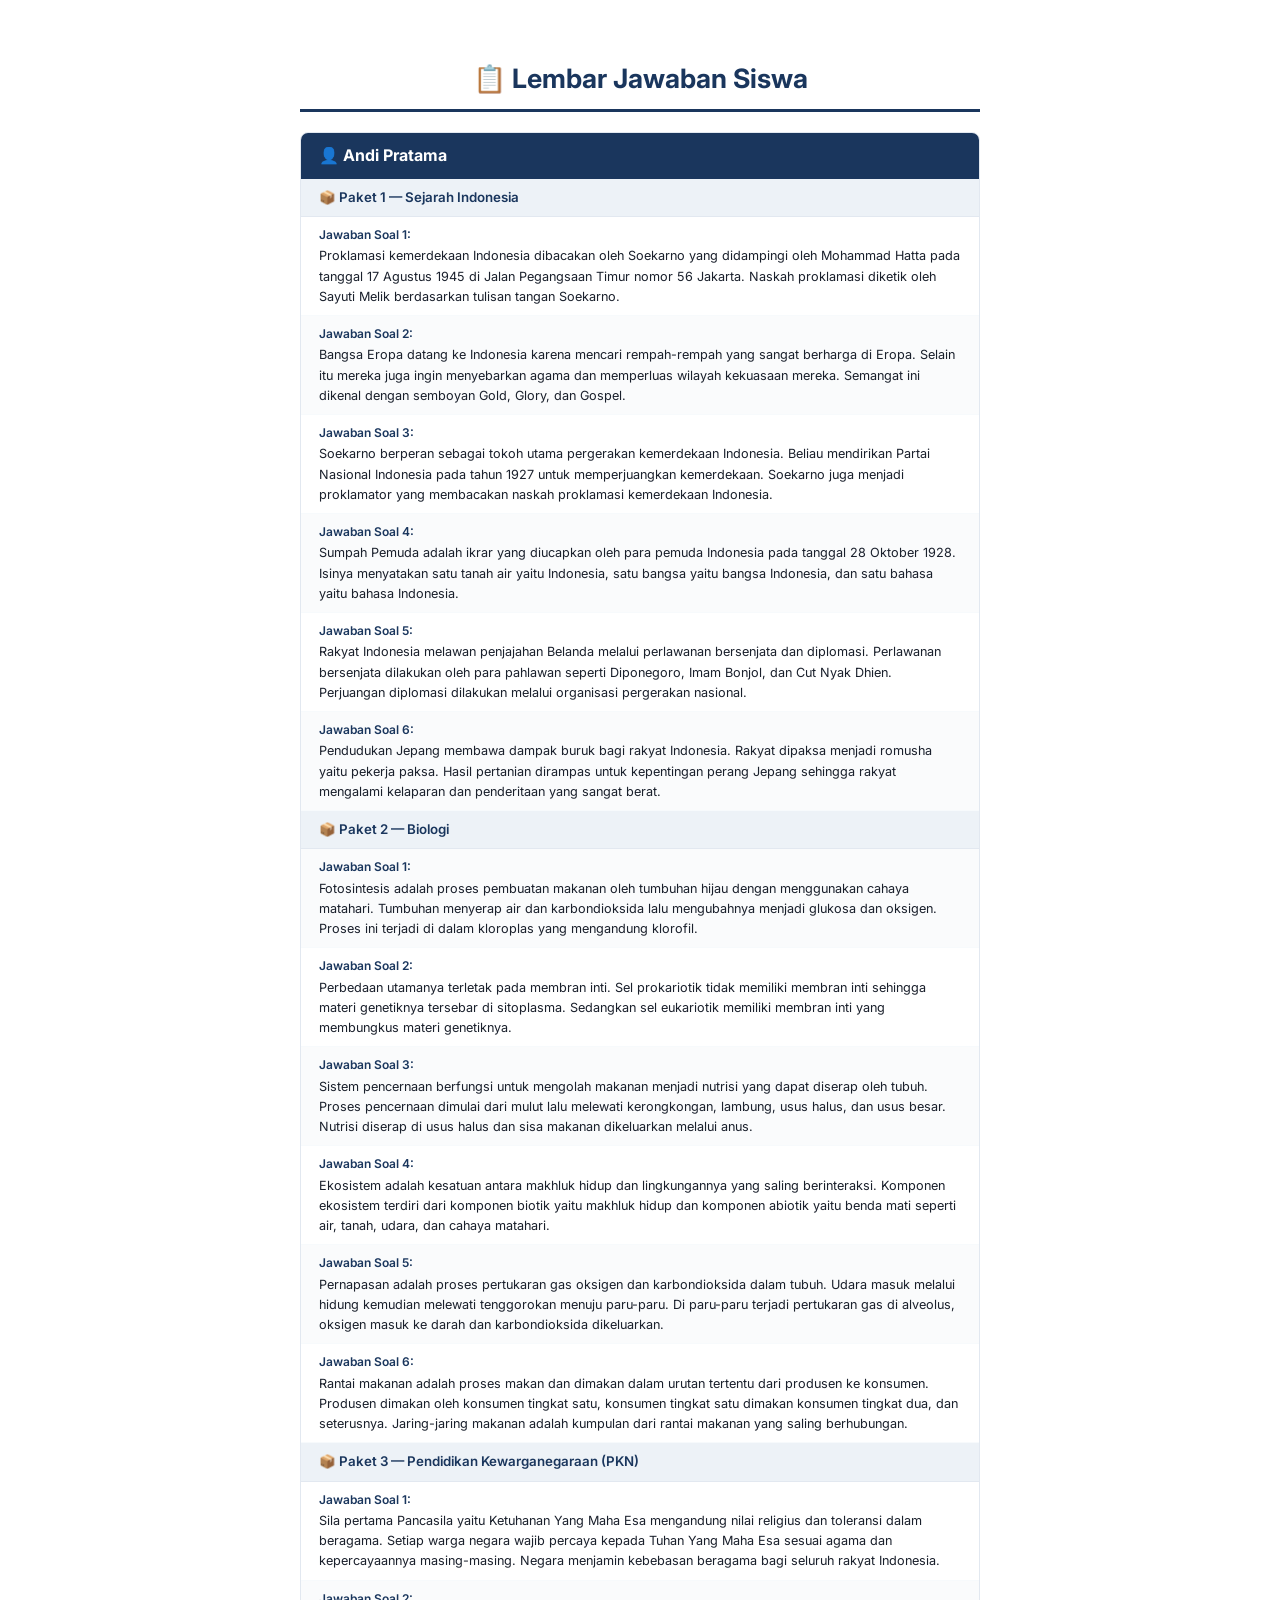
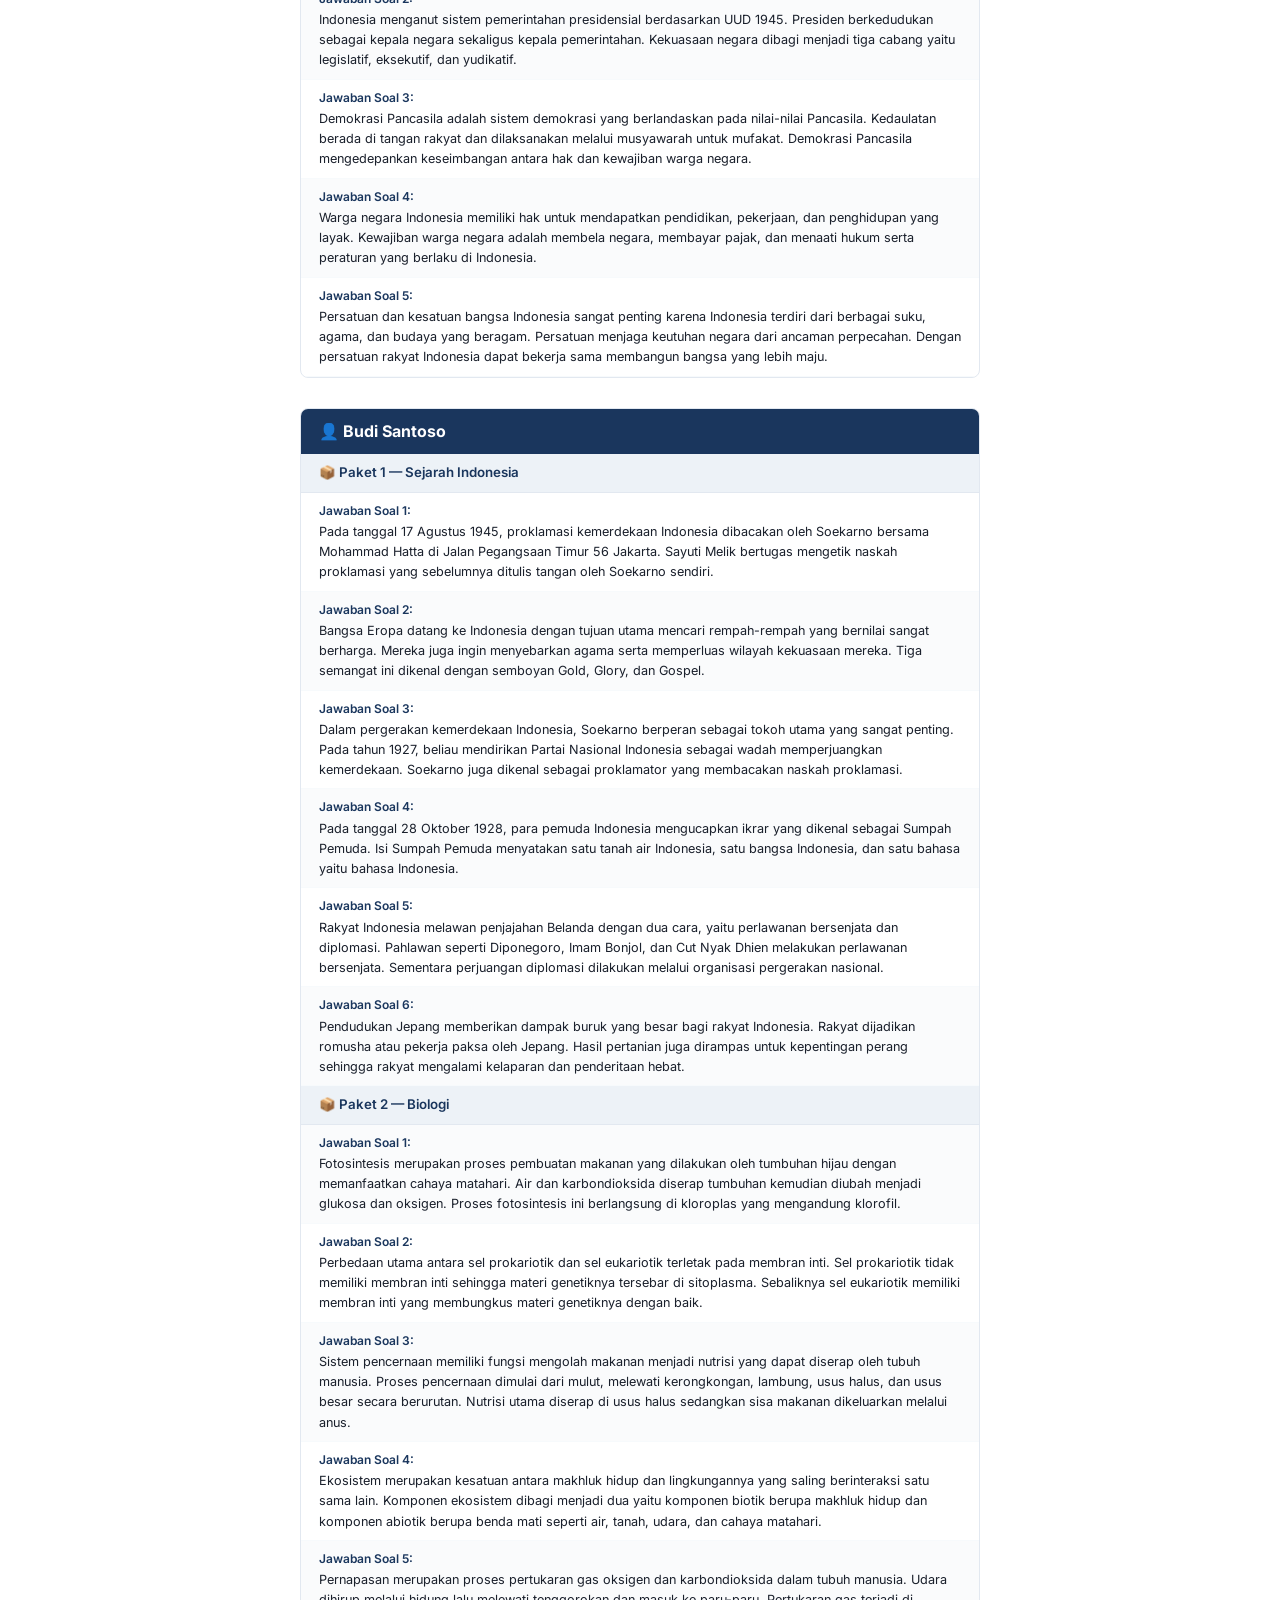
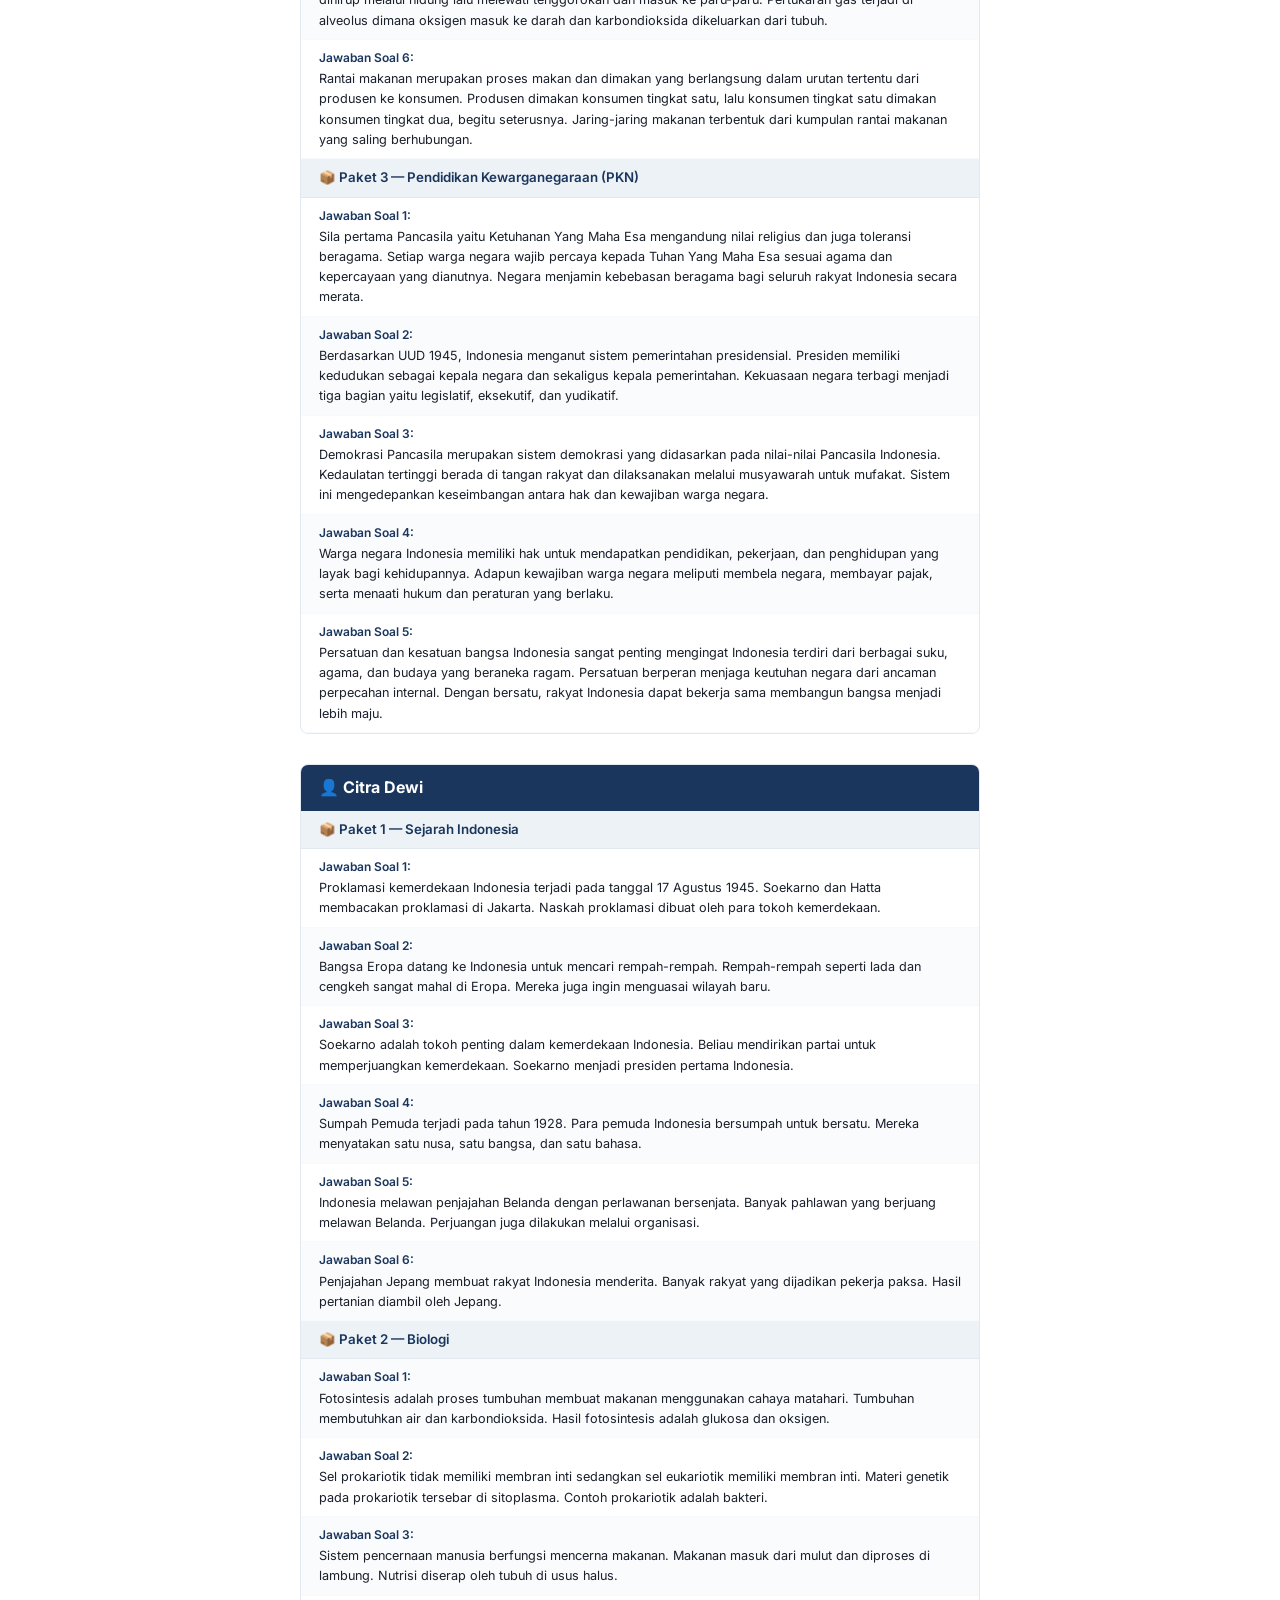
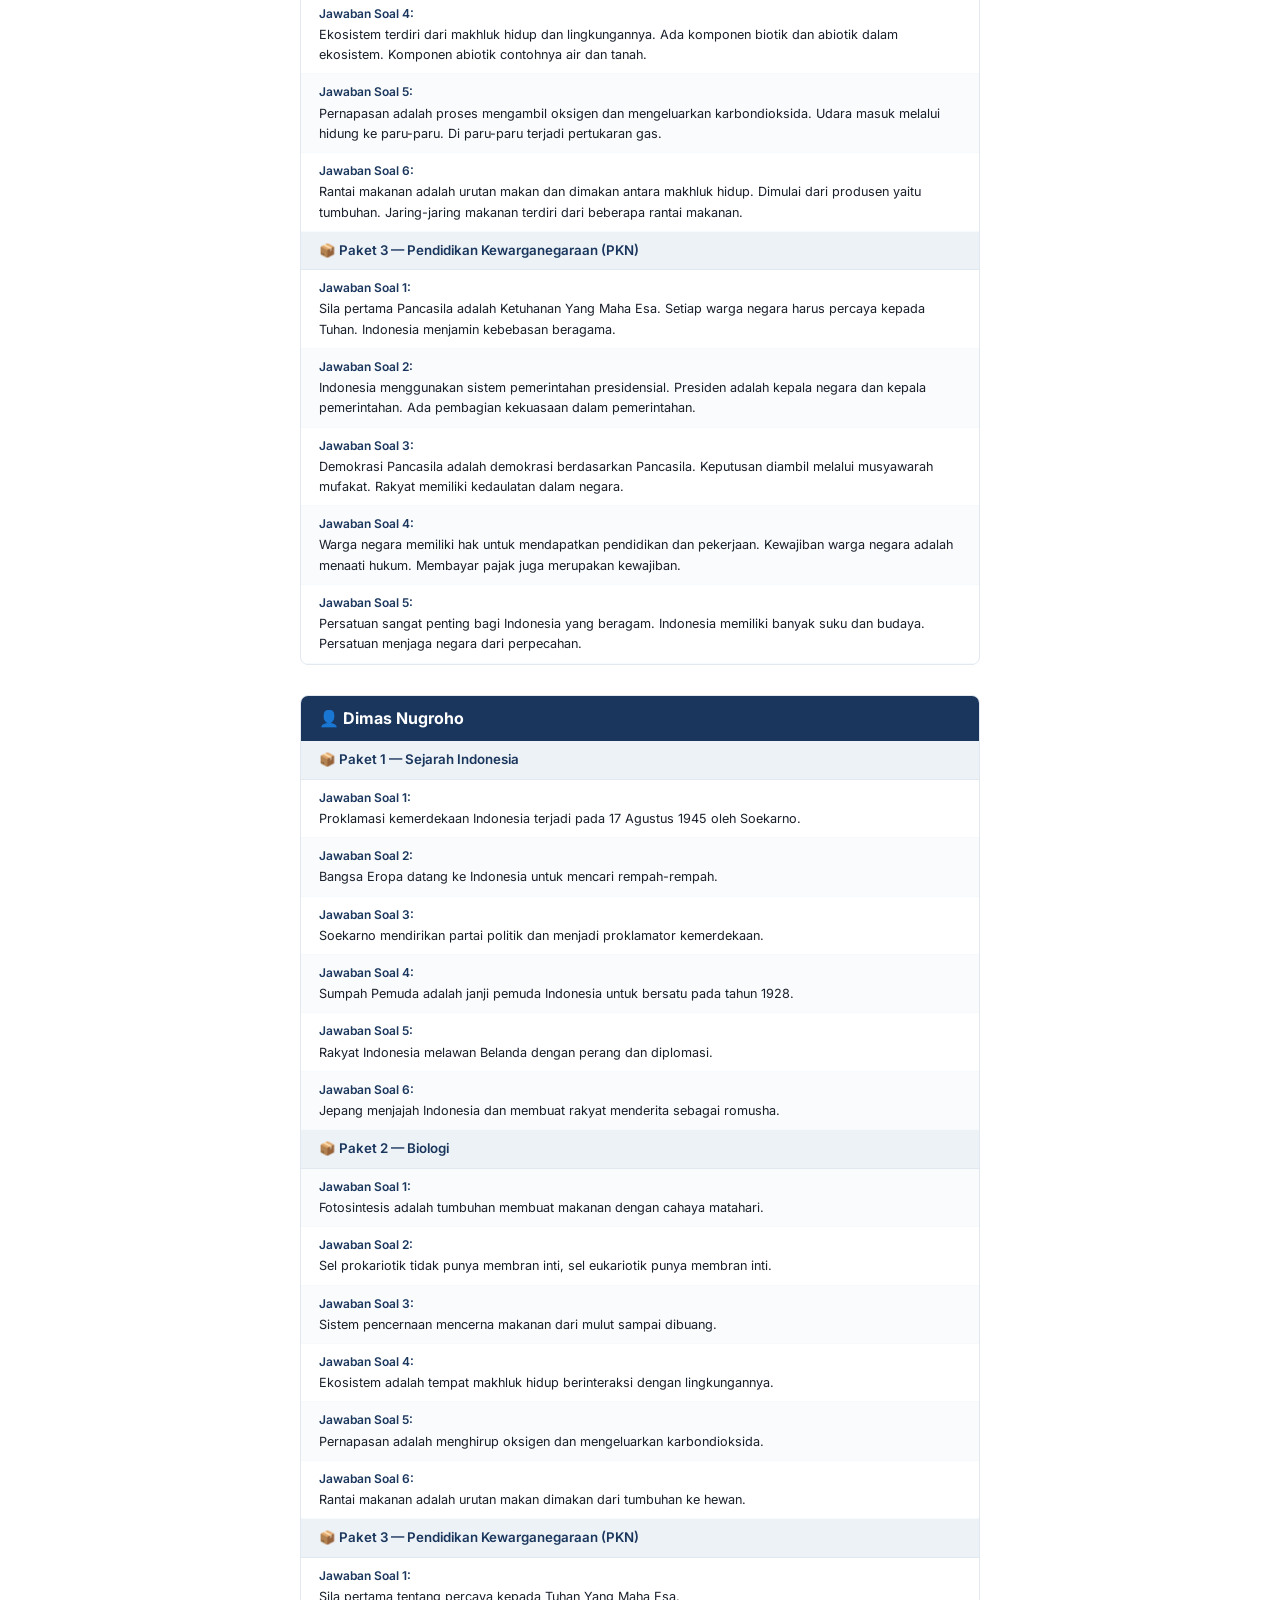
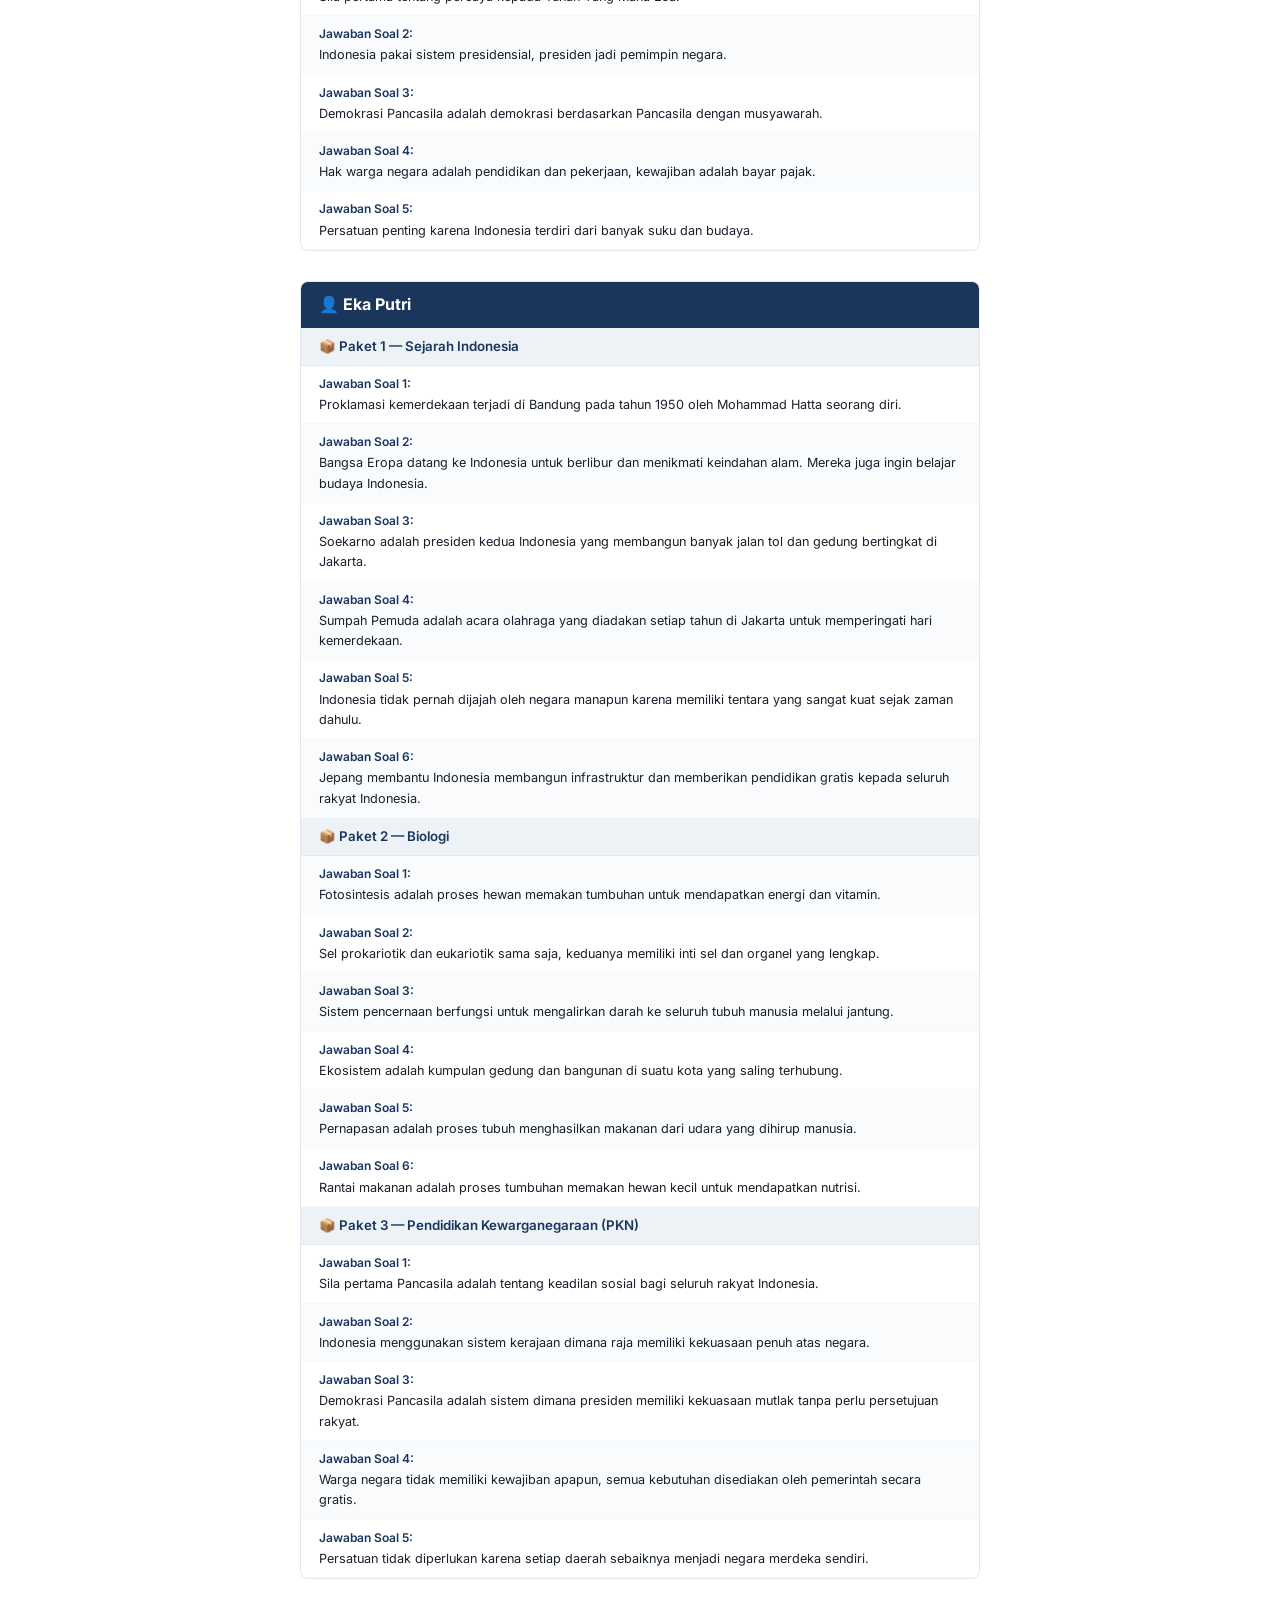
<file: jawaban_siswa.html>
<!DOCTYPE html>
<html lang="id">
<head>
    <meta charset="UTF-8">
    <title>Jawaban Siswa — EssayGrader</title>
    <style>
        @import url('https://fonts.googleapis.com/css2?family=Inter:wght@300;400;500;600;700;800&display=swap');

        :root {
            --primary: #1a365d;
            --text: #1a202c;
            --text-secondary: #4a5568;
            --border: #e2e8f0;
        }

        * { margin: 0; padding: 0; box-sizing: border-box; }

        body {
            font-family: 'Inter', sans-serif;
            font-size: 10pt;
            line-height: 1.6;
            color: var(--text);
            max-width: 210mm;
            margin: 0 auto;
            padding: 15mm;
        }

        @media print {
            body { padding: 0; max-width: none; }
            @page { size: A4; margin: 15mm; }
            .page-break { page-break-before: always; }
        }

        h1 {
            font-size: 20pt;
            color: var(--primary);
            text-align: center;
            margin-bottom: 20px;
            padding-bottom: 10px;
            border-bottom: 3px solid var(--primary);
        }

        .student-section {
            margin-bottom: 30px;
            border: 1px solid var(--border);
            border-radius: 8px;
            overflow: hidden;
        }

        .student-header {
            background: var(--primary);
            color: white;
            padding: 10px 18px;
            font-size: 12pt;
            font-weight: 700;
        }

        .paket-title {
            background: #edf2f7;
            padding: 8px 18px;
            font-weight: 600;
            font-size: 10pt;
            color: var(--primary);
            border-bottom: 1px solid var(--border);
        }

        .answer-row {
            padding: 8px 18px;
            border-bottom: 1px solid #f7fafc;
            font-size: 9.5pt;
        }

        .answer-row:nth-child(even) {
            background: #fafbfc;
        }

        .answer-label {
            font-weight: 600;
            color: var(--primary);
            font-size: 9pt;
        }

        .answer-text {
            margin-top: 2px;
            color: var(--text);
        }
    </style>
</head>
<body>
    <h1>📋 Lembar Jawaban Siswa</h1>

    <div class="student-section">
        <div class="student-header">👤 Andi Pratama</div>
        <div class="paket-title">📦 Paket 1 — Sejarah Indonesia</div>
        <div class="answer-row">
            <div class="answer-label">Jawaban Soal 1:</div>
            <div class="answer-text">Proklamasi kemerdekaan Indonesia dibacakan oleh Soekarno yang didampingi oleh Mohammad Hatta pada tanggal 17 Agustus 1945 di Jalan Pegangsaan Timur nomor 56 Jakarta. Naskah proklamasi diketik oleh Sayuti Melik berdasarkan tulisan tangan Soekarno.</div>
        </div>
        <div class="answer-row">
            <div class="answer-label">Jawaban Soal 2:</div>
            <div class="answer-text">Bangsa Eropa datang ke Indonesia karena mencari rempah-rempah yang sangat berharga di Eropa. Selain itu mereka juga ingin menyebarkan agama dan memperluas wilayah kekuasaan mereka. Semangat ini dikenal dengan semboyan Gold, Glory, dan Gospel.</div>
        </div>
        <div class="answer-row">
            <div class="answer-label">Jawaban Soal 3:</div>
            <div class="answer-text">Soekarno berperan sebagai tokoh utama pergerakan kemerdekaan Indonesia. Beliau mendirikan Partai Nasional Indonesia pada tahun 1927 untuk memperjuangkan kemerdekaan. Soekarno juga menjadi proklamator yang membacakan naskah proklamasi kemerdekaan Indonesia.</div>
        </div>
        <div class="answer-row">
            <div class="answer-label">Jawaban Soal 4:</div>
            <div class="answer-text">Sumpah Pemuda adalah ikrar yang diucapkan oleh para pemuda Indonesia pada tanggal 28 Oktober 1928. Isinya menyatakan satu tanah air yaitu Indonesia, satu bangsa yaitu bangsa Indonesia, dan satu bahasa yaitu bahasa Indonesia.</div>
        </div>
        <div class="answer-row">
            <div class="answer-label">Jawaban Soal 5:</div>
            <div class="answer-text">Rakyat Indonesia melawan penjajahan Belanda melalui perlawanan bersenjata dan diplomasi. Perlawanan bersenjata dilakukan oleh para pahlawan seperti Diponegoro, Imam Bonjol, dan Cut Nyak Dhien. Perjuangan diplomasi dilakukan melalui organisasi pergerakan nasional.</div>
        </div>
        <div class="answer-row">
            <div class="answer-label">Jawaban Soal 6:</div>
            <div class="answer-text">Pendudukan Jepang membawa dampak buruk bagi rakyat Indonesia. Rakyat dipaksa menjadi romusha yaitu pekerja paksa. Hasil pertanian dirampas untuk kepentingan perang Jepang sehingga rakyat mengalami kelaparan dan penderitaan yang sangat berat.</div>
        </div>
        <div class="paket-title">📦 Paket 2 — Biologi</div>
        <div class="answer-row">
            <div class="answer-label">Jawaban Soal 1:</div>
            <div class="answer-text">Fotosintesis adalah proses pembuatan makanan oleh tumbuhan hijau dengan menggunakan cahaya matahari. Tumbuhan menyerap air dan karbondioksida lalu mengubahnya menjadi glukosa dan oksigen. Proses ini terjadi di dalam kloroplas yang mengandung klorofil.</div>
        </div>
        <div class="answer-row">
            <div class="answer-label">Jawaban Soal 2:</div>
            <div class="answer-text">Perbedaan utamanya terletak pada membran inti. Sel prokariotik tidak memiliki membran inti sehingga materi genetiknya tersebar di sitoplasma. Sedangkan sel eukariotik memiliki membran inti yang membungkus materi genetiknya.</div>
        </div>
        <div class="answer-row">
            <div class="answer-label">Jawaban Soal 3:</div>
            <div class="answer-text">Sistem pencernaan berfungsi untuk mengolah makanan menjadi nutrisi yang dapat diserap oleh tubuh. Proses pencernaan dimulai dari mulut lalu melewati kerongkongan, lambung, usus halus, dan usus besar. Nutrisi diserap di usus halus dan sisa makanan dikeluarkan melalui anus.</div>
        </div>
        <div class="answer-row">
            <div class="answer-label">Jawaban Soal 4:</div>
            <div class="answer-text">Ekosistem adalah kesatuan antara makhluk hidup dan lingkungannya yang saling berinteraksi. Komponen ekosistem terdiri dari komponen biotik yaitu makhluk hidup dan komponen abiotik yaitu benda mati seperti air, tanah, udara, dan cahaya matahari.</div>
        </div>
        <div class="answer-row">
            <div class="answer-label">Jawaban Soal 5:</div>
            <div class="answer-text">Pernapasan adalah proses pertukaran gas oksigen dan karbondioksida dalam tubuh. Udara masuk melalui hidung kemudian melewati tenggorokan menuju paru-paru. Di paru-paru terjadi pertukaran gas di alveolus, oksigen masuk ke darah dan karbondioksida dikeluarkan.</div>
        </div>
        <div class="answer-row">
            <div class="answer-label">Jawaban Soal 6:</div>
            <div class="answer-text">Rantai makanan adalah proses makan dan dimakan dalam urutan tertentu dari produsen ke konsumen. Produsen dimakan oleh konsumen tingkat satu, konsumen tingkat satu dimakan konsumen tingkat dua, dan seterusnya. Jaring-jaring makanan adalah kumpulan dari rantai makanan yang saling berhubungan.</div>
        </div>
        <div class="paket-title">📦 Paket 3 — Pendidikan Kewarganegaraan (PKN)</div>
        <div class="answer-row">
            <div class="answer-label">Jawaban Soal 1:</div>
            <div class="answer-text">Sila pertama Pancasila yaitu Ketuhanan Yang Maha Esa mengandung nilai religius dan toleransi dalam beragama. Setiap warga negara wajib percaya kepada Tuhan Yang Maha Esa sesuai agama dan kepercayaannya masing-masing. Negara menjamin kebebasan beragama bagi seluruh rakyat Indonesia.</div>
        </div>
        <div class="answer-row">
            <div class="answer-label">Jawaban Soal 2:</div>
            <div class="answer-text">Indonesia menganut sistem pemerintahan presidensial berdasarkan UUD 1945. Presiden berkedudukan sebagai kepala negara sekaligus kepala pemerintahan. Kekuasaan negara dibagi menjadi tiga cabang yaitu legislatif, eksekutif, dan yudikatif.</div>
        </div>
        <div class="answer-row">
            <div class="answer-label">Jawaban Soal 3:</div>
            <div class="answer-text">Demokrasi Pancasila adalah sistem demokrasi yang berlandaskan pada nilai-nilai Pancasila. Kedaulatan berada di tangan rakyat dan dilaksanakan melalui musyawarah untuk mufakat. Demokrasi Pancasila mengedepankan keseimbangan antara hak dan kewajiban warga negara.</div>
        </div>
        <div class="answer-row">
            <div class="answer-label">Jawaban Soal 4:</div>
            <div class="answer-text">Warga negara Indonesia memiliki hak untuk mendapatkan pendidikan, pekerjaan, dan penghidupan yang layak. Kewajiban warga negara adalah membela negara, membayar pajak, dan menaati hukum serta peraturan yang berlaku di Indonesia.</div>
        </div>
        <div class="answer-row">
            <div class="answer-label">Jawaban Soal 5:</div>
            <div class="answer-text">Persatuan dan kesatuan bangsa Indonesia sangat penting karena Indonesia terdiri dari berbagai suku, agama, dan budaya yang beragam. Persatuan menjaga keutuhan negara dari ancaman perpecahan. Dengan persatuan rakyat Indonesia dapat bekerja sama membangun bangsa yang lebih maju.</div>
        </div>
    </div>

    <div class="student-section">
        <div class="student-header">👤 Budi Santoso</div>
        <div class="paket-title">📦 Paket 1 — Sejarah Indonesia</div>
        <div class="answer-row">
            <div class="answer-label">Jawaban Soal 1:</div>
            <div class="answer-text">Pada tanggal 17 Agustus 1945, proklamasi kemerdekaan Indonesia dibacakan oleh Soekarno bersama Mohammad Hatta di Jalan Pegangsaan Timur 56 Jakarta. Sayuti Melik bertugas mengetik naskah proklamasi yang sebelumnya ditulis tangan oleh Soekarno sendiri.</div>
        </div>
        <div class="answer-row">
            <div class="answer-label">Jawaban Soal 2:</div>
            <div class="answer-text">Bangsa Eropa datang ke Indonesia dengan tujuan utama mencari rempah-rempah yang bernilai sangat berharga. Mereka juga ingin menyebarkan agama serta memperluas wilayah kekuasaan mereka. Tiga semangat ini dikenal dengan semboyan Gold, Glory, dan Gospel.</div>
        </div>
        <div class="answer-row">
            <div class="answer-label">Jawaban Soal 3:</div>
            <div class="answer-text">Dalam pergerakan kemerdekaan Indonesia, Soekarno berperan sebagai tokoh utama yang sangat penting. Pada tahun 1927, beliau mendirikan Partai Nasional Indonesia sebagai wadah memperjuangkan kemerdekaan. Soekarno juga dikenal sebagai proklamator yang membacakan naskah proklamasi.</div>
        </div>
        <div class="answer-row">
            <div class="answer-label">Jawaban Soal 4:</div>
            <div class="answer-text">Pada tanggal 28 Oktober 1928, para pemuda Indonesia mengucapkan ikrar yang dikenal sebagai Sumpah Pemuda. Isi Sumpah Pemuda menyatakan satu tanah air Indonesia, satu bangsa Indonesia, dan satu bahasa yaitu bahasa Indonesia.</div>
        </div>
        <div class="answer-row">
            <div class="answer-label">Jawaban Soal 5:</div>
            <div class="answer-text">Rakyat Indonesia melawan penjajahan Belanda dengan dua cara, yaitu perlawanan bersenjata dan diplomasi. Pahlawan seperti Diponegoro, Imam Bonjol, dan Cut Nyak Dhien melakukan perlawanan bersenjata. Sementara perjuangan diplomasi dilakukan melalui organisasi pergerakan nasional.</div>
        </div>
        <div class="answer-row">
            <div class="answer-label">Jawaban Soal 6:</div>
            <div class="answer-text">Pendudukan Jepang memberikan dampak buruk yang besar bagi rakyat Indonesia. Rakyat dijadikan romusha atau pekerja paksa oleh Jepang. Hasil pertanian juga dirampas untuk kepentingan perang sehingga rakyat mengalami kelaparan dan penderitaan hebat.</div>
        </div>
        <div class="paket-title">📦 Paket 2 — Biologi</div>
        <div class="answer-row">
            <div class="answer-label">Jawaban Soal 1:</div>
            <div class="answer-text">Fotosintesis merupakan proses pembuatan makanan yang dilakukan oleh tumbuhan hijau dengan memanfaatkan cahaya matahari. Air dan karbondioksida diserap tumbuhan kemudian diubah menjadi glukosa dan oksigen. Proses fotosintesis ini berlangsung di kloroplas yang mengandung klorofil.</div>
        </div>
        <div class="answer-row">
            <div class="answer-label">Jawaban Soal 2:</div>
            <div class="answer-text">Perbedaan utama antara sel prokariotik dan sel eukariotik terletak pada membran inti. Sel prokariotik tidak memiliki membran inti sehingga materi genetiknya tersebar di sitoplasma. Sebaliknya sel eukariotik memiliki membran inti yang membungkus materi genetiknya dengan baik.</div>
        </div>
        <div class="answer-row">
            <div class="answer-label">Jawaban Soal 3:</div>
            <div class="answer-text">Sistem pencernaan memiliki fungsi mengolah makanan menjadi nutrisi yang dapat diserap oleh tubuh manusia. Proses pencernaan dimulai dari mulut, melewati kerongkongan, lambung, usus halus, dan usus besar secara berurutan. Nutrisi utama diserap di usus halus sedangkan sisa makanan dikeluarkan melalui anus.</div>
        </div>
        <div class="answer-row">
            <div class="answer-label">Jawaban Soal 4:</div>
            <div class="answer-text">Ekosistem merupakan kesatuan antara makhluk hidup dan lingkungannya yang saling berinteraksi satu sama lain. Komponen ekosistem dibagi menjadi dua yaitu komponen biotik berupa makhluk hidup dan komponen abiotik berupa benda mati seperti air, tanah, udara, dan cahaya matahari.</div>
        </div>
        <div class="answer-row">
            <div class="answer-label">Jawaban Soal 5:</div>
            <div class="answer-text">Pernapasan merupakan proses pertukaran gas oksigen dan karbondioksida dalam tubuh manusia. Udara dihirup melalui hidung lalu melewati tenggorokan dan masuk ke paru-paru. Pertukaran gas terjadi di alveolus dimana oksigen masuk ke darah dan karbondioksida dikeluarkan dari tubuh.</div>
        </div>
        <div class="answer-row">
            <div class="answer-label">Jawaban Soal 6:</div>
            <div class="answer-text">Rantai makanan merupakan proses makan dan dimakan yang berlangsung dalam urutan tertentu dari produsen ke konsumen. Produsen dimakan konsumen tingkat satu, lalu konsumen tingkat satu dimakan konsumen tingkat dua, begitu seterusnya. Jaring-jaring makanan terbentuk dari kumpulan rantai makanan yang saling berhubungan.</div>
        </div>
        <div class="paket-title">📦 Paket 3 — Pendidikan Kewarganegaraan (PKN)</div>
        <div class="answer-row">
            <div class="answer-label">Jawaban Soal 1:</div>
            <div class="answer-text">Sila pertama Pancasila yaitu Ketuhanan Yang Maha Esa mengandung nilai religius dan juga toleransi beragama. Setiap warga negara wajib percaya kepada Tuhan Yang Maha Esa sesuai agama dan kepercayaan yang dianutnya. Negara menjamin kebebasan beragama bagi seluruh rakyat Indonesia secara merata.</div>
        </div>
        <div class="answer-row">
            <div class="answer-label">Jawaban Soal 2:</div>
            <div class="answer-text">Berdasarkan UUD 1945, Indonesia menganut sistem pemerintahan presidensial. Presiden memiliki kedudukan sebagai kepala negara dan sekaligus kepala pemerintahan. Kekuasaan negara terbagi menjadi tiga bagian yaitu legislatif, eksekutif, dan yudikatif.</div>
        </div>
        <div class="answer-row">
            <div class="answer-label">Jawaban Soal 3:</div>
            <div class="answer-text">Demokrasi Pancasila merupakan sistem demokrasi yang didasarkan pada nilai-nilai Pancasila Indonesia. Kedaulatan tertinggi berada di tangan rakyat dan dilaksanakan melalui musyawarah untuk mufakat. Sistem ini mengedepankan keseimbangan antara hak dan kewajiban warga negara.</div>
        </div>
        <div class="answer-row">
            <div class="answer-label">Jawaban Soal 4:</div>
            <div class="answer-text">Warga negara Indonesia memiliki hak untuk mendapatkan pendidikan, pekerjaan, dan penghidupan yang layak bagi kehidupannya. Adapun kewajiban warga negara meliputi membela negara, membayar pajak, serta menaati hukum dan peraturan yang berlaku.</div>
        </div>
        <div class="answer-row">
            <div class="answer-label">Jawaban Soal 5:</div>
            <div class="answer-text">Persatuan dan kesatuan bangsa Indonesia sangat penting mengingat Indonesia terdiri dari berbagai suku, agama, dan budaya yang beraneka ragam. Persatuan berperan menjaga keutuhan negara dari ancaman perpecahan internal. Dengan bersatu, rakyat Indonesia dapat bekerja sama membangun bangsa menjadi lebih maju.</div>
        </div>
    </div>

    <div class="student-section">
        <div class="student-header">👤 Citra Dewi</div>
        <div class="paket-title">📦 Paket 1 — Sejarah Indonesia</div>
        <div class="answer-row">
            <div class="answer-label">Jawaban Soal 1:</div>
            <div class="answer-text">Proklamasi kemerdekaan Indonesia terjadi pada tanggal 17 Agustus 1945. Soekarno dan Hatta membacakan proklamasi di Jakarta. Naskah proklamasi dibuat oleh para tokoh kemerdekaan.</div>
        </div>
        <div class="answer-row">
            <div class="answer-label">Jawaban Soal 2:</div>
            <div class="answer-text">Bangsa Eropa datang ke Indonesia untuk mencari rempah-rempah. Rempah-rempah seperti lada dan cengkeh sangat mahal di Eropa. Mereka juga ingin menguasai wilayah baru.</div>
        </div>
        <div class="answer-row">
            <div class="answer-label">Jawaban Soal 3:</div>
            <div class="answer-text">Soekarno adalah tokoh penting dalam kemerdekaan Indonesia. Beliau mendirikan partai untuk memperjuangkan kemerdekaan. Soekarno menjadi presiden pertama Indonesia.</div>
        </div>
        <div class="answer-row">
            <div class="answer-label">Jawaban Soal 4:</div>
            <div class="answer-text">Sumpah Pemuda terjadi pada tahun 1928. Para pemuda Indonesia bersumpah untuk bersatu. Mereka menyatakan satu nusa, satu bangsa, dan satu bahasa.</div>
        </div>
        <div class="answer-row">
            <div class="answer-label">Jawaban Soal 5:</div>
            <div class="answer-text">Indonesia melawan penjajahan Belanda dengan perlawanan bersenjata. Banyak pahlawan yang berjuang melawan Belanda. Perjuangan juga dilakukan melalui organisasi.</div>
        </div>
        <div class="answer-row">
            <div class="answer-label">Jawaban Soal 6:</div>
            <div class="answer-text">Penjajahan Jepang membuat rakyat Indonesia menderita. Banyak rakyat yang dijadikan pekerja paksa. Hasil pertanian diambil oleh Jepang.</div>
        </div>
        <div class="paket-title">📦 Paket 2 — Biologi</div>
        <div class="answer-row">
            <div class="answer-label">Jawaban Soal 1:</div>
            <div class="answer-text">Fotosintesis adalah proses tumbuhan membuat makanan menggunakan cahaya matahari. Tumbuhan membutuhkan air dan karbondioksida. Hasil fotosintesis adalah glukosa dan oksigen.</div>
        </div>
        <div class="answer-row">
            <div class="answer-label">Jawaban Soal 2:</div>
            <div class="answer-text">Sel prokariotik tidak memiliki membran inti sedangkan sel eukariotik memiliki membran inti. Materi genetik pada prokariotik tersebar di sitoplasma. Contoh prokariotik adalah bakteri.</div>
        </div>
        <div class="answer-row">
            <div class="answer-label">Jawaban Soal 3:</div>
            <div class="answer-text">Sistem pencernaan manusia berfungsi mencerna makanan. Makanan masuk dari mulut dan diproses di lambung. Nutrisi diserap oleh tubuh di usus halus.</div>
        </div>
        <div class="answer-row">
            <div class="answer-label">Jawaban Soal 4:</div>
            <div class="answer-text">Ekosistem terdiri dari makhluk hidup dan lingkungannya. Ada komponen biotik dan abiotik dalam ekosistem. Komponen abiotik contohnya air dan tanah.</div>
        </div>
        <div class="answer-row">
            <div class="answer-label">Jawaban Soal 5:</div>
            <div class="answer-text">Pernapasan adalah proses mengambil oksigen dan mengeluarkan karbondioksida. Udara masuk melalui hidung ke paru-paru. Di paru-paru terjadi pertukaran gas.</div>
        </div>
        <div class="answer-row">
            <div class="answer-label">Jawaban Soal 6:</div>
            <div class="answer-text">Rantai makanan adalah urutan makan dan dimakan antara makhluk hidup. Dimulai dari produsen yaitu tumbuhan. Jaring-jaring makanan terdiri dari beberapa rantai makanan.</div>
        </div>
        <div class="paket-title">📦 Paket 3 — Pendidikan Kewarganegaraan (PKN)</div>
        <div class="answer-row">
            <div class="answer-label">Jawaban Soal 1:</div>
            <div class="answer-text">Sila pertama Pancasila adalah Ketuhanan Yang Maha Esa. Setiap warga negara harus percaya kepada Tuhan. Indonesia menjamin kebebasan beragama.</div>
        </div>
        <div class="answer-row">
            <div class="answer-label">Jawaban Soal 2:</div>
            <div class="answer-text">Indonesia menggunakan sistem pemerintahan presidensial. Presiden adalah kepala negara dan kepala pemerintahan. Ada pembagian kekuasaan dalam pemerintahan.</div>
        </div>
        <div class="answer-row">
            <div class="answer-label">Jawaban Soal 3:</div>
            <div class="answer-text">Demokrasi Pancasila adalah demokrasi berdasarkan Pancasila. Keputusan diambil melalui musyawarah mufakat. Rakyat memiliki kedaulatan dalam negara.</div>
        </div>
        <div class="answer-row">
            <div class="answer-label">Jawaban Soal 4:</div>
            <div class="answer-text">Warga negara memiliki hak untuk mendapatkan pendidikan dan pekerjaan. Kewajiban warga negara adalah menaati hukum. Membayar pajak juga merupakan kewajiban.</div>
        </div>
        <div class="answer-row">
            <div class="answer-label">Jawaban Soal 5:</div>
            <div class="answer-text">Persatuan sangat penting bagi Indonesia yang beragam. Indonesia memiliki banyak suku dan budaya. Persatuan menjaga negara dari perpecahan.</div>
        </div>
    </div>

    <div class="student-section">
        <div class="student-header">👤 Dimas Nugroho</div>
        <div class="paket-title">📦 Paket 1 — Sejarah Indonesia</div>
        <div class="answer-row">
            <div class="answer-label">Jawaban Soal 1:</div>
            <div class="answer-text">Proklamasi kemerdekaan Indonesia terjadi pada 17 Agustus 1945 oleh Soekarno.</div>
        </div>
        <div class="answer-row">
            <div class="answer-label">Jawaban Soal 2:</div>
            <div class="answer-text">Bangsa Eropa datang ke Indonesia untuk mencari rempah-rempah.</div>
        </div>
        <div class="answer-row">
            <div class="answer-label">Jawaban Soal 3:</div>
            <div class="answer-text">Soekarno mendirikan partai politik dan menjadi proklamator kemerdekaan.</div>
        </div>
        <div class="answer-row">
            <div class="answer-label">Jawaban Soal 4:</div>
            <div class="answer-text">Sumpah Pemuda adalah janji pemuda Indonesia untuk bersatu pada tahun 1928.</div>
        </div>
        <div class="answer-row">
            <div class="answer-label">Jawaban Soal 5:</div>
            <div class="answer-text">Rakyat Indonesia melawan Belanda dengan perang dan diplomasi.</div>
        </div>
        <div class="answer-row">
            <div class="answer-label">Jawaban Soal 6:</div>
            <div class="answer-text">Jepang menjajah Indonesia dan membuat rakyat menderita sebagai romusha.</div>
        </div>
        <div class="paket-title">📦 Paket 2 — Biologi</div>
        <div class="answer-row">
            <div class="answer-label">Jawaban Soal 1:</div>
            <div class="answer-text">Fotosintesis adalah tumbuhan membuat makanan dengan cahaya matahari.</div>
        </div>
        <div class="answer-row">
            <div class="answer-label">Jawaban Soal 2:</div>
            <div class="answer-text">Sel prokariotik tidak punya membran inti, sel eukariotik punya membran inti.</div>
        </div>
        <div class="answer-row">
            <div class="answer-label">Jawaban Soal 3:</div>
            <div class="answer-text">Sistem pencernaan mencerna makanan dari mulut sampai dibuang.</div>
        </div>
        <div class="answer-row">
            <div class="answer-label">Jawaban Soal 4:</div>
            <div class="answer-text">Ekosistem adalah tempat makhluk hidup berinteraksi dengan lingkungannya.</div>
        </div>
        <div class="answer-row">
            <div class="answer-label">Jawaban Soal 5:</div>
            <div class="answer-text">Pernapasan adalah menghirup oksigen dan mengeluarkan karbondioksida.</div>
        </div>
        <div class="answer-row">
            <div class="answer-label">Jawaban Soal 6:</div>
            <div class="answer-text">Rantai makanan adalah urutan makan dimakan dari tumbuhan ke hewan.</div>
        </div>
        <div class="paket-title">📦 Paket 3 — Pendidikan Kewarganegaraan (PKN)</div>
        <div class="answer-row">
            <div class="answer-label">Jawaban Soal 1:</div>
            <div class="answer-text">Sila pertama tentang percaya kepada Tuhan Yang Maha Esa.</div>
        </div>
        <div class="answer-row">
            <div class="answer-label">Jawaban Soal 2:</div>
            <div class="answer-text">Indonesia pakai sistem presidensial, presiden jadi pemimpin negara.</div>
        </div>
        <div class="answer-row">
            <div class="answer-label">Jawaban Soal 3:</div>
            <div class="answer-text">Demokrasi Pancasila adalah demokrasi berdasarkan Pancasila dengan musyawarah.</div>
        </div>
        <div class="answer-row">
            <div class="answer-label">Jawaban Soal 4:</div>
            <div class="answer-text">Hak warga negara adalah pendidikan dan pekerjaan, kewajiban adalah bayar pajak.</div>
        </div>
        <div class="answer-row">
            <div class="answer-label">Jawaban Soal 5:</div>
            <div class="answer-text">Persatuan penting karena Indonesia terdiri dari banyak suku dan budaya.</div>
        </div>
    </div>

    <div class="student-section">
        <div class="student-header">👤 Eka Putri</div>
        <div class="paket-title">📦 Paket 1 — Sejarah Indonesia</div>
        <div class="answer-row">
            <div class="answer-label">Jawaban Soal 1:</div>
            <div class="answer-text">Proklamasi kemerdekaan terjadi di Bandung pada tahun 1950 oleh Mohammad Hatta seorang diri.</div>
        </div>
        <div class="answer-row">
            <div class="answer-label">Jawaban Soal 2:</div>
            <div class="answer-text">Bangsa Eropa datang ke Indonesia untuk berlibur dan menikmati keindahan alam. Mereka juga ingin belajar budaya Indonesia.</div>
        </div>
        <div class="answer-row">
            <div class="answer-label">Jawaban Soal 3:</div>
            <div class="answer-text">Soekarno adalah presiden kedua Indonesia yang membangun banyak jalan tol dan gedung bertingkat di Jakarta.</div>
        </div>
        <div class="answer-row">
            <div class="answer-label">Jawaban Soal 4:</div>
            <div class="answer-text">Sumpah Pemuda adalah acara olahraga yang diadakan setiap tahun di Jakarta untuk memperingati hari kemerdekaan.</div>
        </div>
        <div class="answer-row">
            <div class="answer-label">Jawaban Soal 5:</div>
            <div class="answer-text">Indonesia tidak pernah dijajah oleh negara manapun karena memiliki tentara yang sangat kuat sejak zaman dahulu.</div>
        </div>
        <div class="answer-row">
            <div class="answer-label">Jawaban Soal 6:</div>
            <div class="answer-text">Jepang membantu Indonesia membangun infrastruktur dan memberikan pendidikan gratis kepada seluruh rakyat Indonesia.</div>
        </div>
        <div class="paket-title">📦 Paket 2 — Biologi</div>
        <div class="answer-row">
            <div class="answer-label">Jawaban Soal 1:</div>
            <div class="answer-text">Fotosintesis adalah proses hewan memakan tumbuhan untuk mendapatkan energi dan vitamin.</div>
        </div>
        <div class="answer-row">
            <div class="answer-label">Jawaban Soal 2:</div>
            <div class="answer-text">Sel prokariotik dan eukariotik sama saja, keduanya memiliki inti sel dan organel yang lengkap.</div>
        </div>
        <div class="answer-row">
            <div class="answer-label">Jawaban Soal 3:</div>
            <div class="answer-text">Sistem pencernaan berfungsi untuk mengalirkan darah ke seluruh tubuh manusia melalui jantung.</div>
        </div>
        <div class="answer-row">
            <div class="answer-label">Jawaban Soal 4:</div>
            <div class="answer-text">Ekosistem adalah kumpulan gedung dan bangunan di suatu kota yang saling terhubung.</div>
        </div>
        <div class="answer-row">
            <div class="answer-label">Jawaban Soal 5:</div>
            <div class="answer-text">Pernapasan adalah proses tubuh menghasilkan makanan dari udara yang dihirup manusia.</div>
        </div>
        <div class="answer-row">
            <div class="answer-label">Jawaban Soal 6:</div>
            <div class="answer-text">Rantai makanan adalah proses tumbuhan memakan hewan kecil untuk mendapatkan nutrisi.</div>
        </div>
        <div class="paket-title">📦 Paket 3 — Pendidikan Kewarganegaraan (PKN)</div>
        <div class="answer-row">
            <div class="answer-label">Jawaban Soal 1:</div>
            <div class="answer-text">Sila pertama Pancasila adalah tentang keadilan sosial bagi seluruh rakyat Indonesia.</div>
        </div>
        <div class="answer-row">
            <div class="answer-label">Jawaban Soal 2:</div>
            <div class="answer-text">Indonesia menggunakan sistem kerajaan dimana raja memiliki kekuasaan penuh atas negara.</div>
        </div>
        <div class="answer-row">
            <div class="answer-label">Jawaban Soal 3:</div>
            <div class="answer-text">Demokrasi Pancasila adalah sistem dimana presiden memiliki kekuasaan mutlak tanpa perlu persetujuan rakyat.</div>
        </div>
        <div class="answer-row">
            <div class="answer-label">Jawaban Soal 4:</div>
            <div class="answer-text">Warga negara tidak memiliki kewajiban apapun, semua kebutuhan disediakan oleh pemerintah secara gratis.</div>
        </div>
        <div class="answer-row">
            <div class="answer-label">Jawaban Soal 5:</div>
            <div class="answer-text">Persatuan tidak diperlukan karena setiap daerah sebaiknya menjadi negara merdeka sendiri.</div>
        </div>
    </div>

</body>
</html>
</file>
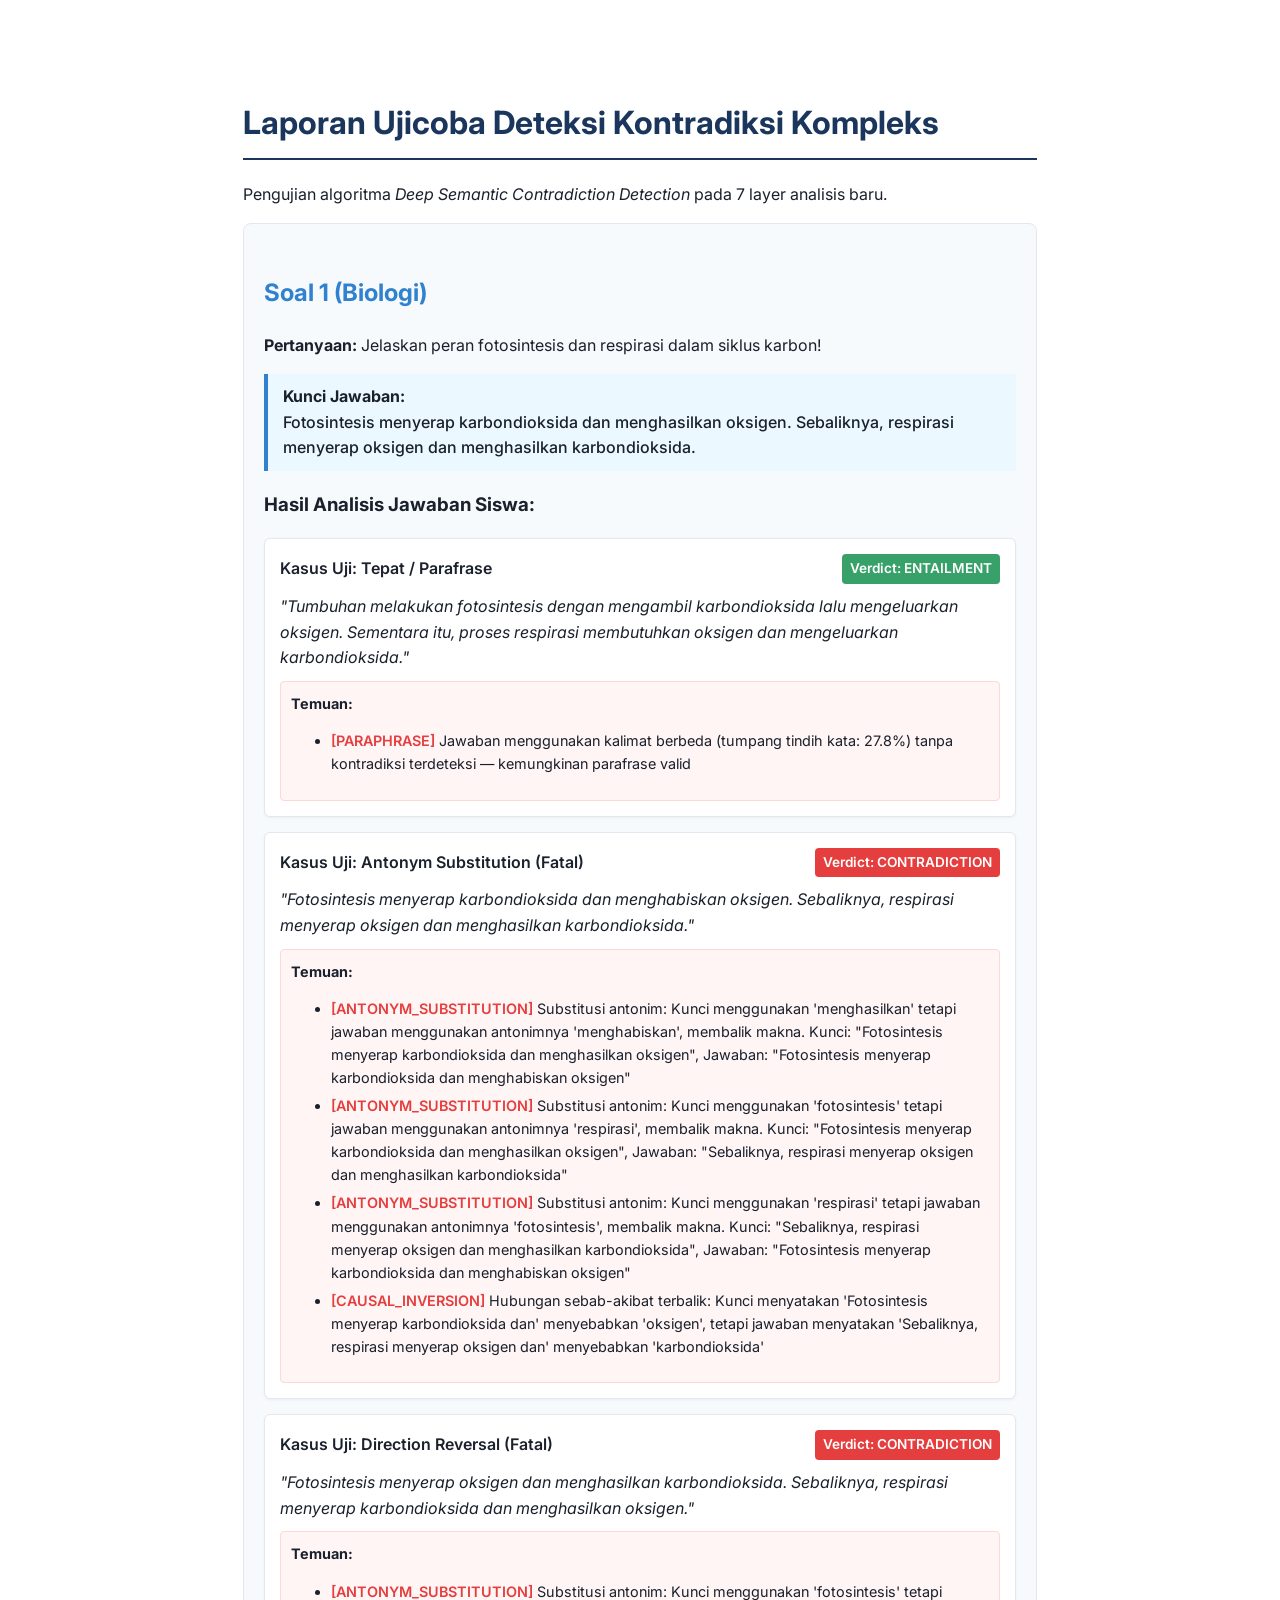
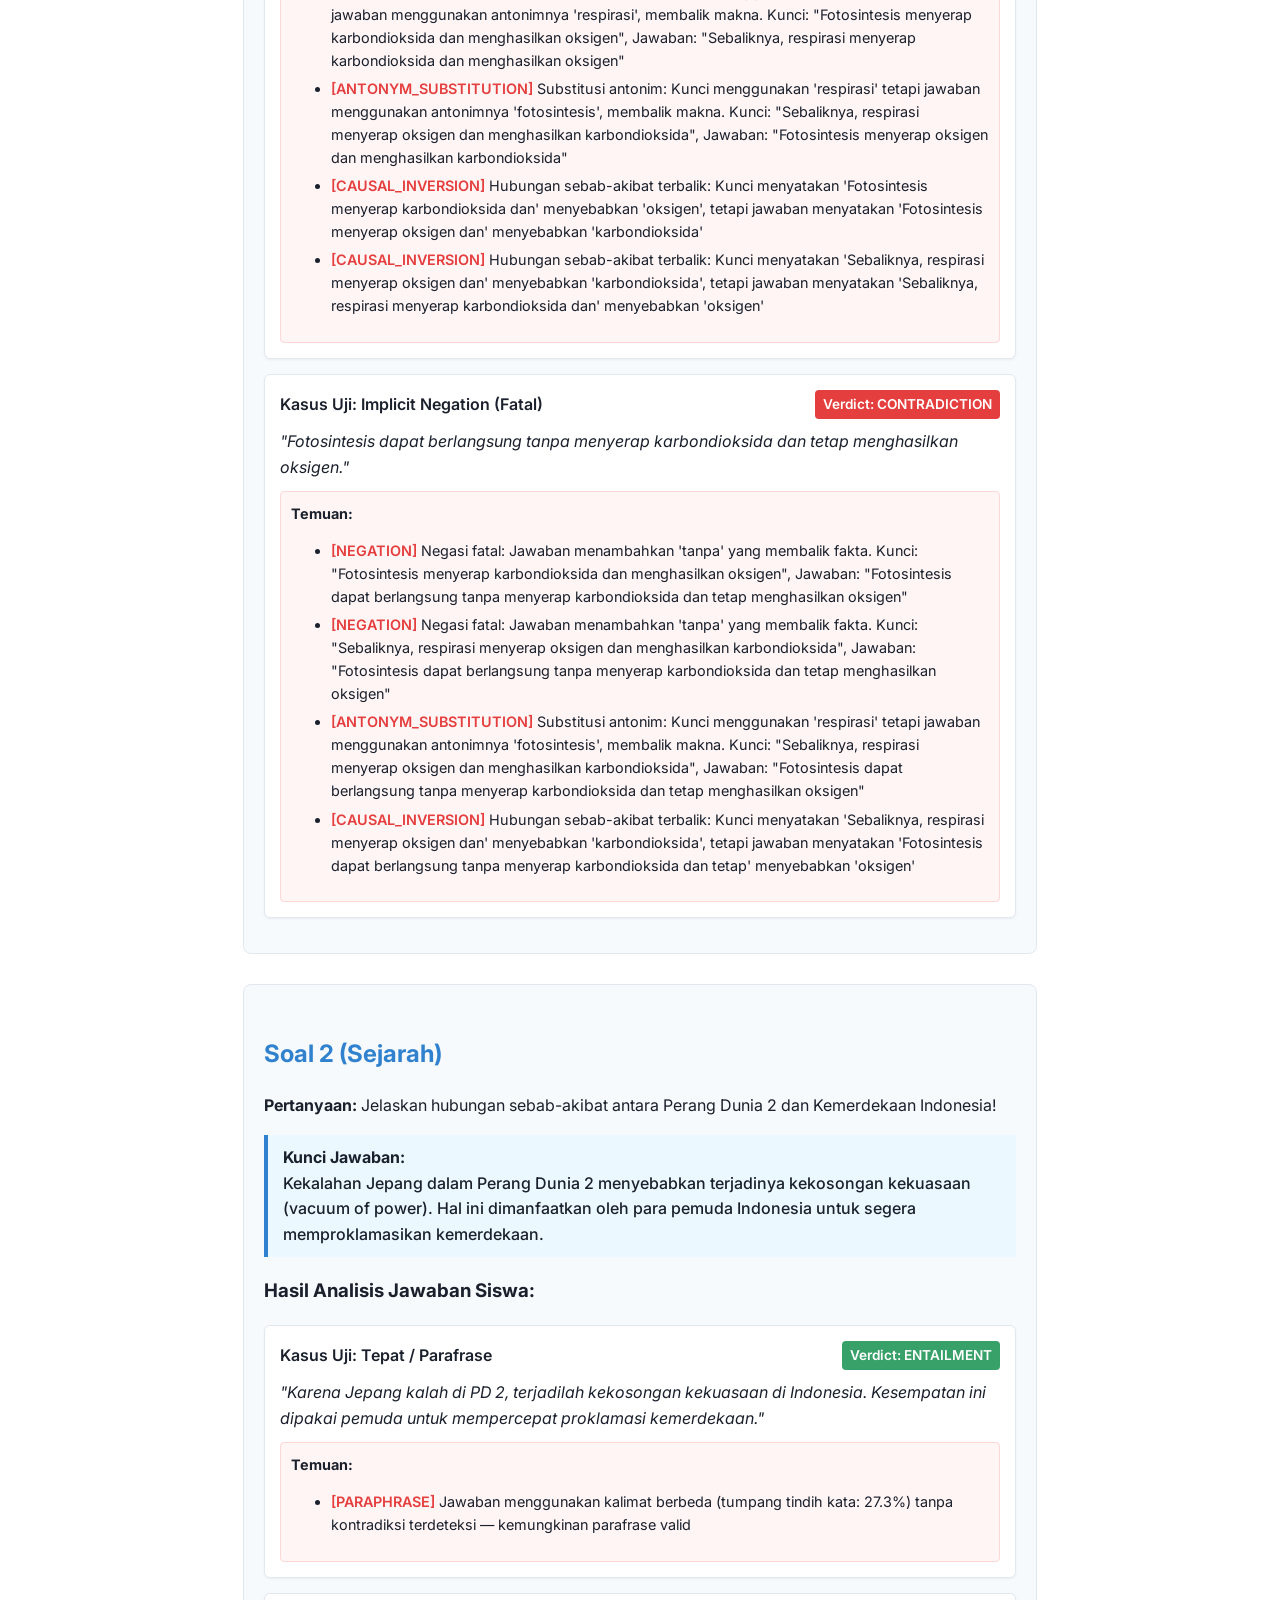
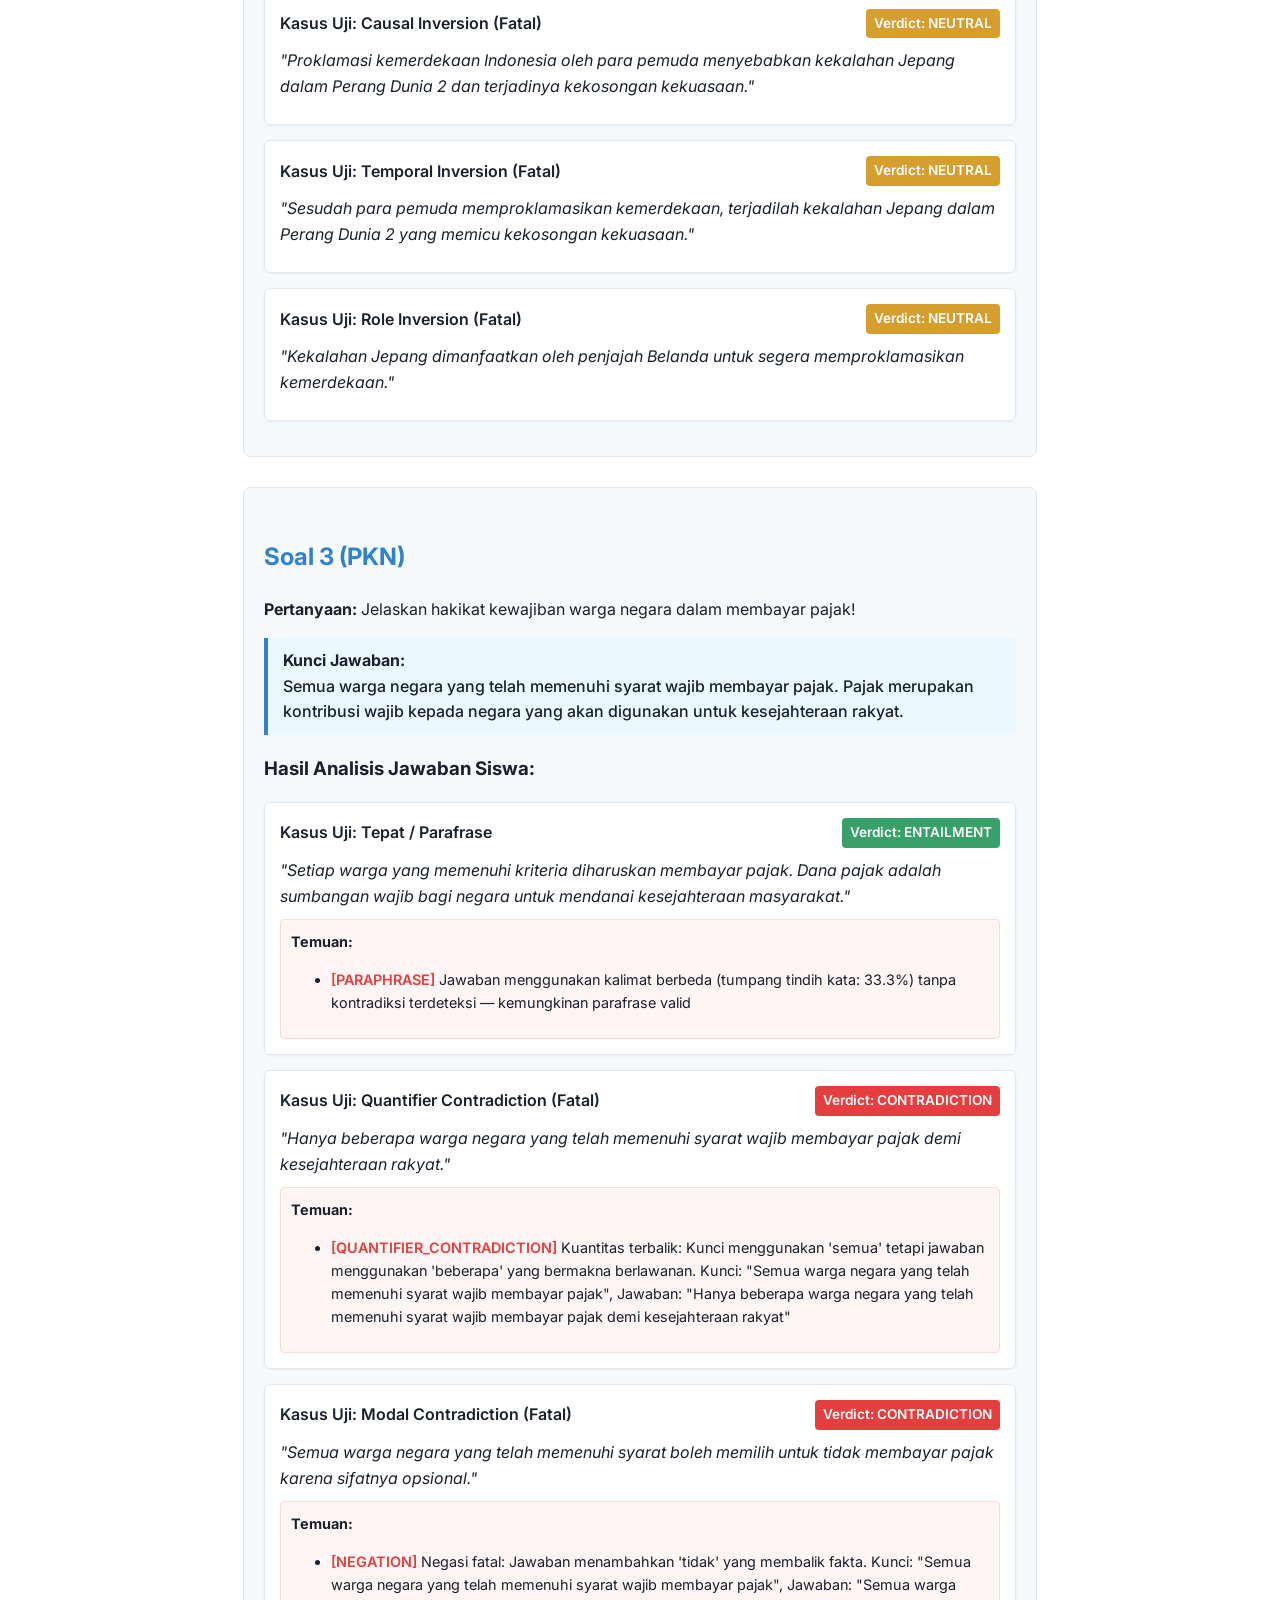
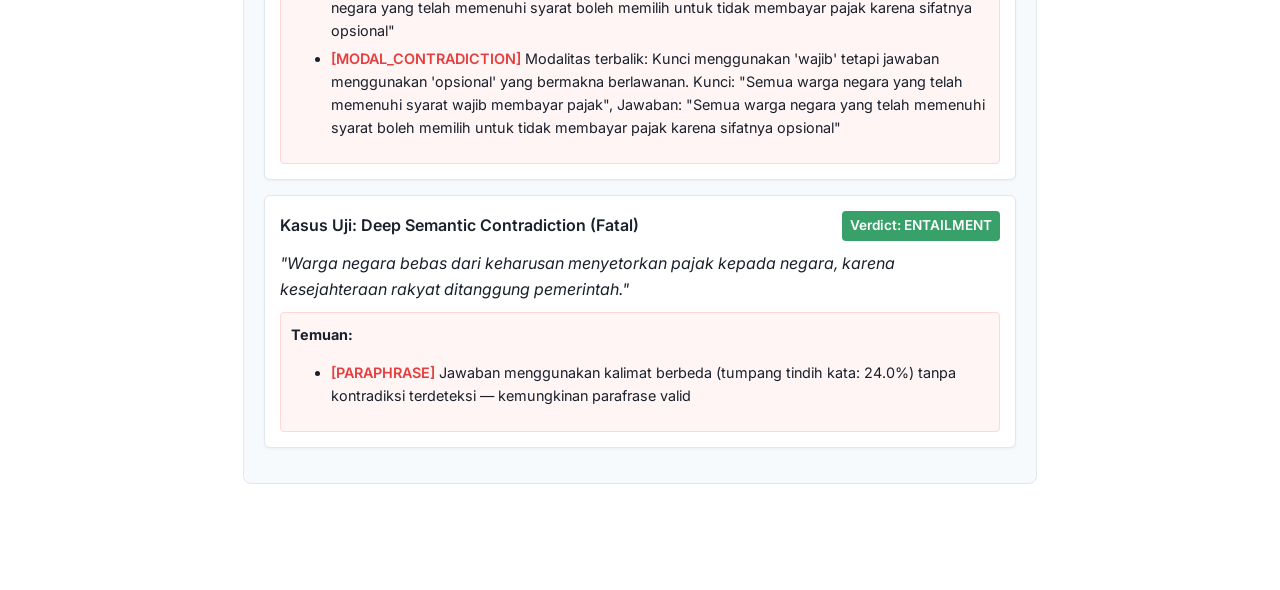
<file: laporan_ujicoba_kontradiksi.html>
<!DOCTYPE html>
<html lang="id">
<head>
    <meta charset="UTF-8">
    <meta name="viewport" content="width=device-width, initial-scale=1.0">
    <title>Laporan Ujicoba Deteksi Kontradiksi Kompleks</title>
    <style>
        @import url('https://fonts.googleapis.com/css2?family=Inter:wght@300;400;500;600;700;800&display=swap');
        
        :root {
            --primary: #1a365d;
            --accent: #3182ce;
            --bg: #ffffff;
            --text: #1a202c;
            --border: #e2e8f0;
            --danger: #e53e3e;
            --success: #38a169;
            --warning: #d69e2e;
        }

        body {
            font-family: 'Inter', sans-serif;
            line-height: 1.6;
            color: var(--text);
            max-width: 210mm;
            margin: 0 auto;
            padding: 20mm;
            background: var(--bg);
        }

        h1 { color: var(--primary); border-bottom: 2px solid var(--primary); padding-bottom: 10px; }
        h2 { color: var(--accent); margin-top: 30px; }
        
        .soal-card {
            background: #f7fafc;
            border: 1px solid var(--border);
            border-radius: 8px;
            padding: 20px;
            margin-bottom: 30px;
        }

        .kunci-box {
            background: #ebf8ff;
            border-left: 4px solid var(--accent);
            padding: 10px 15px;
            margin: 15px 0;
            font-weight: 500;
        }

        .test-case {
            background: white;
            border: 1px solid var(--border);
            border-radius: 6px;
            padding: 15px;
            margin-bottom: 15px;
            box-shadow: 0 1px 3px rgba(0,0,0,0.05);
        }

        .test-header {
            display: flex;
            justify-content: space-between;
            align-items: center;
            margin-bottom: 10px;
            font-weight: 600;
        }

        .badge {
            padding: 4px 8px;
            border-radius: 4px;
            font-size: 0.85em;
            color: white;
        }

        .badge-contradiction { background: var(--danger); }
        .badge-entailment { background: var(--success); }
        .badge-neutral { background: var(--warning); }

        .answer-text { margin-bottom: 10px; font-style: italic; }
        
        .findings {
            background: #fff5f5;
            border: 1px solid #fed7d7;
            padding: 10px;
            border-radius: 4px;
            font-size: 0.9em;
        }

        .finding-item { margin-bottom: 5px; }
        .finding-type { font-weight: 600; color: var(--danger); }
        
        @media print {
            body { padding: 0; }
            .soal-card { page-break-inside: avoid; }
            .test-case { page-break-inside: avoid; }
        }
    </style>
</head>
<body>
    <h1>Laporan Ujicoba Deteksi Kontradiksi Kompleks</h1>
    <p>Pengujian algoritma <em>Deep Semantic Contradiction Detection</em> pada 7 layer analisis baru.</p>

    <div class="soal-card">
        <h2>Soal 1 (Biologi)</h2>
        <p><strong>Pertanyaan:</strong> Jelaskan peran fotosintesis dan respirasi dalam siklus karbon!</p>
        <div class="kunci-box">
            <strong>Kunci Jawaban:</strong><br>
            Fotosintesis menyerap karbondioksida dan menghasilkan oksigen. Sebaliknya, respirasi menyerap oksigen dan menghasilkan karbondioksida.
        </div>
        
        <h3>Hasil Analisis Jawaban Siswa:</h3>

        <div class="test-case">
            <div class="test-header">
                <span>Kasus Uji: Tepat / Parafrase</span>
                <span class="badge badge-entailment">Verdict: ENTAILMENT</span>
            </div>
            <div class="answer-text">"Tumbuhan melakukan fotosintesis dengan mengambil karbondioksida lalu mengeluarkan oksigen. Sementara itu, proses respirasi membutuhkan oksigen dan mengeluarkan karbondioksida."</div>
<div class="findings"><strong>Temuan:</strong><ul><li class="finding-item"><span class="finding-type">[PARAPHRASE]</span> Jawaban menggunakan kalimat berbeda (tumpang tindih kata: 27.8%) tanpa kontradiksi terdeteksi — kemungkinan parafrase valid</li></ul></div></div>
        <div class="test-case">
            <div class="test-header">
                <span>Kasus Uji: Antonym Substitution (Fatal)</span>
                <span class="badge badge-contradiction">Verdict: CONTRADICTION</span>
            </div>
            <div class="answer-text">"Fotosintesis menyerap karbondioksida dan menghabiskan oksigen. Sebaliknya, respirasi menyerap oksigen dan menghasilkan karbondioksida."</div>
<div class="findings"><strong>Temuan:</strong><ul><li class="finding-item"><span class="finding-type">[ANTONYM_SUBSTITUTION]</span> Substitusi antonim: Kunci menggunakan 'menghasilkan' tetapi jawaban menggunakan antonimnya 'menghabiskan', membalik makna. Kunci: "Fotosintesis menyerap karbondioksida dan menghasilkan oksigen", Jawaban: "Fotosintesis menyerap karbondioksida dan menghabiskan oksigen"</li><li class="finding-item"><span class="finding-type">[ANTONYM_SUBSTITUTION]</span> Substitusi antonim: Kunci menggunakan 'fotosintesis' tetapi jawaban menggunakan antonimnya 'respirasi', membalik makna. Kunci: "Fotosintesis menyerap karbondioksida dan menghasilkan oksigen", Jawaban: "Sebaliknya, respirasi menyerap oksigen dan menghasilkan karbondioksida"</li><li class="finding-item"><span class="finding-type">[ANTONYM_SUBSTITUTION]</span> Substitusi antonim: Kunci menggunakan 'respirasi' tetapi jawaban menggunakan antonimnya 'fotosintesis', membalik makna. Kunci: "Sebaliknya, respirasi menyerap oksigen dan menghasilkan karbondioksida", Jawaban: "Fotosintesis menyerap karbondioksida dan menghabiskan oksigen"</li><li class="finding-item"><span class="finding-type">[CAUSAL_INVERSION]</span> Hubungan sebab-akibat terbalik: Kunci menyatakan 'Fotosintesis menyerap karbondioksida dan' menyebabkan 'oksigen', tetapi jawaban menyatakan 'Sebaliknya, respirasi menyerap oksigen dan' menyebabkan 'karbondioksida'</li></ul></div></div>
        <div class="test-case">
            <div class="test-header">
                <span>Kasus Uji: Direction Reversal (Fatal)</span>
                <span class="badge badge-contradiction">Verdict: CONTRADICTION</span>
            </div>
            <div class="answer-text">"Fotosintesis menyerap oksigen dan menghasilkan karbondioksida. Sebaliknya, respirasi menyerap karbondioksida dan menghasilkan oksigen."</div>
<div class="findings"><strong>Temuan:</strong><ul><li class="finding-item"><span class="finding-type">[ANTONYM_SUBSTITUTION]</span> Substitusi antonim: Kunci menggunakan 'fotosintesis' tetapi jawaban menggunakan antonimnya 'respirasi', membalik makna. Kunci: "Fotosintesis menyerap karbondioksida dan menghasilkan oksigen", Jawaban: "Sebaliknya, respirasi menyerap karbondioksida dan menghasilkan oksigen"</li><li class="finding-item"><span class="finding-type">[ANTONYM_SUBSTITUTION]</span> Substitusi antonim: Kunci menggunakan 'respirasi' tetapi jawaban menggunakan antonimnya 'fotosintesis', membalik makna. Kunci: "Sebaliknya, respirasi menyerap oksigen dan menghasilkan karbondioksida", Jawaban: "Fotosintesis menyerap oksigen dan menghasilkan karbondioksida"</li><li class="finding-item"><span class="finding-type">[CAUSAL_INVERSION]</span> Hubungan sebab-akibat terbalik: Kunci menyatakan 'Fotosintesis menyerap karbondioksida dan' menyebabkan 'oksigen', tetapi jawaban menyatakan 'Fotosintesis menyerap oksigen dan' menyebabkan 'karbondioksida'</li><li class="finding-item"><span class="finding-type">[CAUSAL_INVERSION]</span> Hubungan sebab-akibat terbalik: Kunci menyatakan 'Sebaliknya, respirasi menyerap oksigen dan' menyebabkan 'karbondioksida', tetapi jawaban menyatakan 'Sebaliknya, respirasi menyerap karbondioksida dan' menyebabkan 'oksigen'</li></ul></div></div>
        <div class="test-case">
            <div class="test-header">
                <span>Kasus Uji: Implicit Negation (Fatal)</span>
                <span class="badge badge-contradiction">Verdict: CONTRADICTION</span>
            </div>
            <div class="answer-text">"Fotosintesis dapat berlangsung tanpa menyerap karbondioksida dan tetap menghasilkan oksigen."</div>
<div class="findings"><strong>Temuan:</strong><ul><li class="finding-item"><span class="finding-type">[NEGATION]</span> Negasi fatal: Jawaban menambahkan 'tanpa' yang membalik fakta. Kunci: "Fotosintesis menyerap karbondioksida dan menghasilkan oksigen", Jawaban: "Fotosintesis dapat berlangsung tanpa menyerap karbondioksida dan tetap menghasilkan oksigen"</li><li class="finding-item"><span class="finding-type">[NEGATION]</span> Negasi fatal: Jawaban menambahkan 'tanpa' yang membalik fakta. Kunci: "Sebaliknya, respirasi menyerap oksigen dan menghasilkan karbondioksida", Jawaban: "Fotosintesis dapat berlangsung tanpa menyerap karbondioksida dan tetap menghasilkan oksigen"</li><li class="finding-item"><span class="finding-type">[ANTONYM_SUBSTITUTION]</span> Substitusi antonim: Kunci menggunakan 'respirasi' tetapi jawaban menggunakan antonimnya 'fotosintesis', membalik makna. Kunci: "Sebaliknya, respirasi menyerap oksigen dan menghasilkan karbondioksida", Jawaban: "Fotosintesis dapat berlangsung tanpa menyerap karbondioksida dan tetap menghasilkan oksigen"</li><li class="finding-item"><span class="finding-type">[CAUSAL_INVERSION]</span> Hubungan sebab-akibat terbalik: Kunci menyatakan 'Sebaliknya, respirasi menyerap oksigen dan' menyebabkan 'karbondioksida', tetapi jawaban menyatakan 'Fotosintesis dapat berlangsung tanpa menyerap karbondioksida dan tetap' menyebabkan 'oksigen'</li></ul></div></div></div>
    <div class="soal-card">
        <h2>Soal 2 (Sejarah)</h2>
        <p><strong>Pertanyaan:</strong> Jelaskan hubungan sebab-akibat antara Perang Dunia 2 dan Kemerdekaan Indonesia!</p>
        <div class="kunci-box">
            <strong>Kunci Jawaban:</strong><br>
            Kekalahan Jepang dalam Perang Dunia 2 menyebabkan terjadinya kekosongan kekuasaan (vacuum of power). Hal ini dimanfaatkan oleh para pemuda Indonesia untuk segera memproklamasikan kemerdekaan.
        </div>
        
        <h3>Hasil Analisis Jawaban Siswa:</h3>

        <div class="test-case">
            <div class="test-header">
                <span>Kasus Uji: Tepat / Parafrase</span>
                <span class="badge badge-entailment">Verdict: ENTAILMENT</span>
            </div>
            <div class="answer-text">"Karena Jepang kalah di PD 2, terjadilah kekosongan kekuasaan di Indonesia. Kesempatan ini dipakai pemuda untuk mempercepat proklamasi kemerdekaan."</div>
<div class="findings"><strong>Temuan:</strong><ul><li class="finding-item"><span class="finding-type">[PARAPHRASE]</span> Jawaban menggunakan kalimat berbeda (tumpang tindih kata: 27.3%) tanpa kontradiksi terdeteksi — kemungkinan parafrase valid</li></ul></div></div>
        <div class="test-case">
            <div class="test-header">
                <span>Kasus Uji: Causal Inversion (Fatal)</span>
                <span class="badge badge-neutral">Verdict: NEUTRAL</span>
            </div>
            <div class="answer-text">"Proklamasi kemerdekaan Indonesia oleh para pemuda menyebabkan kekalahan Jepang dalam Perang Dunia 2 dan terjadinya kekosongan kekuasaan."</div>
</div>
        <div class="test-case">
            <div class="test-header">
                <span>Kasus Uji: Temporal Inversion (Fatal)</span>
                <span class="badge badge-neutral">Verdict: NEUTRAL</span>
            </div>
            <div class="answer-text">"Sesudah para pemuda memproklamasikan kemerdekaan, terjadilah kekalahan Jepang dalam Perang Dunia 2 yang memicu kekosongan kekuasaan."</div>
</div>
        <div class="test-case">
            <div class="test-header">
                <span>Kasus Uji: Role Inversion (Fatal)</span>
                <span class="badge badge-neutral">Verdict: NEUTRAL</span>
            </div>
            <div class="answer-text">"Kekalahan Jepang dimanfaatkan oleh penjajah Belanda untuk segera memproklamasikan kemerdekaan."</div>
</div></div>
    <div class="soal-card">
        <h2>Soal 3 (PKN)</h2>
        <p><strong>Pertanyaan:</strong> Jelaskan hakikat kewajiban warga negara dalam membayar pajak!</p>
        <div class="kunci-box">
            <strong>Kunci Jawaban:</strong><br>
            Semua warga negara yang telah memenuhi syarat wajib membayar pajak. Pajak merupakan kontribusi wajib kepada negara yang akan digunakan untuk kesejahteraan rakyat.
        </div>
        
        <h3>Hasil Analisis Jawaban Siswa:</h3>

        <div class="test-case">
            <div class="test-header">
                <span>Kasus Uji: Tepat / Parafrase</span>
                <span class="badge badge-entailment">Verdict: ENTAILMENT</span>
            </div>
            <div class="answer-text">"Setiap warga yang memenuhi kriteria diharuskan membayar pajak. Dana pajak adalah sumbangan wajib bagi negara untuk mendanai kesejahteraan masyarakat."</div>
<div class="findings"><strong>Temuan:</strong><ul><li class="finding-item"><span class="finding-type">[PARAPHRASE]</span> Jawaban menggunakan kalimat berbeda (tumpang tindih kata: 33.3%) tanpa kontradiksi terdeteksi — kemungkinan parafrase valid</li></ul></div></div>
        <div class="test-case">
            <div class="test-header">
                <span>Kasus Uji: Quantifier Contradiction (Fatal)</span>
                <span class="badge badge-contradiction">Verdict: CONTRADICTION</span>
            </div>
            <div class="answer-text">"Hanya beberapa warga negara yang telah memenuhi syarat wajib membayar pajak demi kesejahteraan rakyat."</div>
<div class="findings"><strong>Temuan:</strong><ul><li class="finding-item"><span class="finding-type">[QUANTIFIER_CONTRADICTION]</span> Kuantitas terbalik: Kunci menggunakan 'semua' tetapi jawaban menggunakan 'beberapa' yang bermakna berlawanan. Kunci: "Semua warga negara yang telah memenuhi syarat wajib membayar pajak", Jawaban: "Hanya beberapa warga negara yang telah memenuhi syarat wajib membayar pajak demi kesejahteraan rakyat"</li></ul></div></div>
        <div class="test-case">
            <div class="test-header">
                <span>Kasus Uji: Modal Contradiction (Fatal)</span>
                <span class="badge badge-contradiction">Verdict: CONTRADICTION</span>
            </div>
            <div class="answer-text">"Semua warga negara yang telah memenuhi syarat boleh memilih untuk tidak membayar pajak karena sifatnya opsional."</div>
<div class="findings"><strong>Temuan:</strong><ul><li class="finding-item"><span class="finding-type">[NEGATION]</span> Negasi fatal: Jawaban menambahkan 'tidak' yang membalik fakta. Kunci: "Semua warga negara yang telah memenuhi syarat wajib membayar pajak", Jawaban: "Semua warga negara yang telah memenuhi syarat boleh memilih untuk tidak membayar pajak karena sifatnya opsional"</li><li class="finding-item"><span class="finding-type">[MODAL_CONTRADICTION]</span> Modalitas terbalik: Kunci menggunakan 'wajib' tetapi jawaban menggunakan 'opsional' yang bermakna berlawanan. Kunci: "Semua warga negara yang telah memenuhi syarat wajib membayar pajak", Jawaban: "Semua warga negara yang telah memenuhi syarat boleh memilih untuk tidak membayar pajak karena sifatnya opsional"</li></ul></div></div>
        <div class="test-case">
            <div class="test-header">
                <span>Kasus Uji: Deep Semantic Contradiction (Fatal)</span>
                <span class="badge badge-entailment">Verdict: ENTAILMENT</span>
            </div>
            <div class="answer-text">"Warga negara bebas dari keharusan menyetorkan pajak kepada negara, karena kesejahteraan rakyat ditanggung pemerintah."</div>
<div class="findings"><strong>Temuan:</strong><ul><li class="finding-item"><span class="finding-type">[PARAPHRASE]</span> Jawaban menggunakan kalimat berbeda (tumpang tindih kata: 24.0%) tanpa kontradiksi terdeteksi — kemungkinan parafrase valid</li></ul></div></div></div></body></html>
</file>
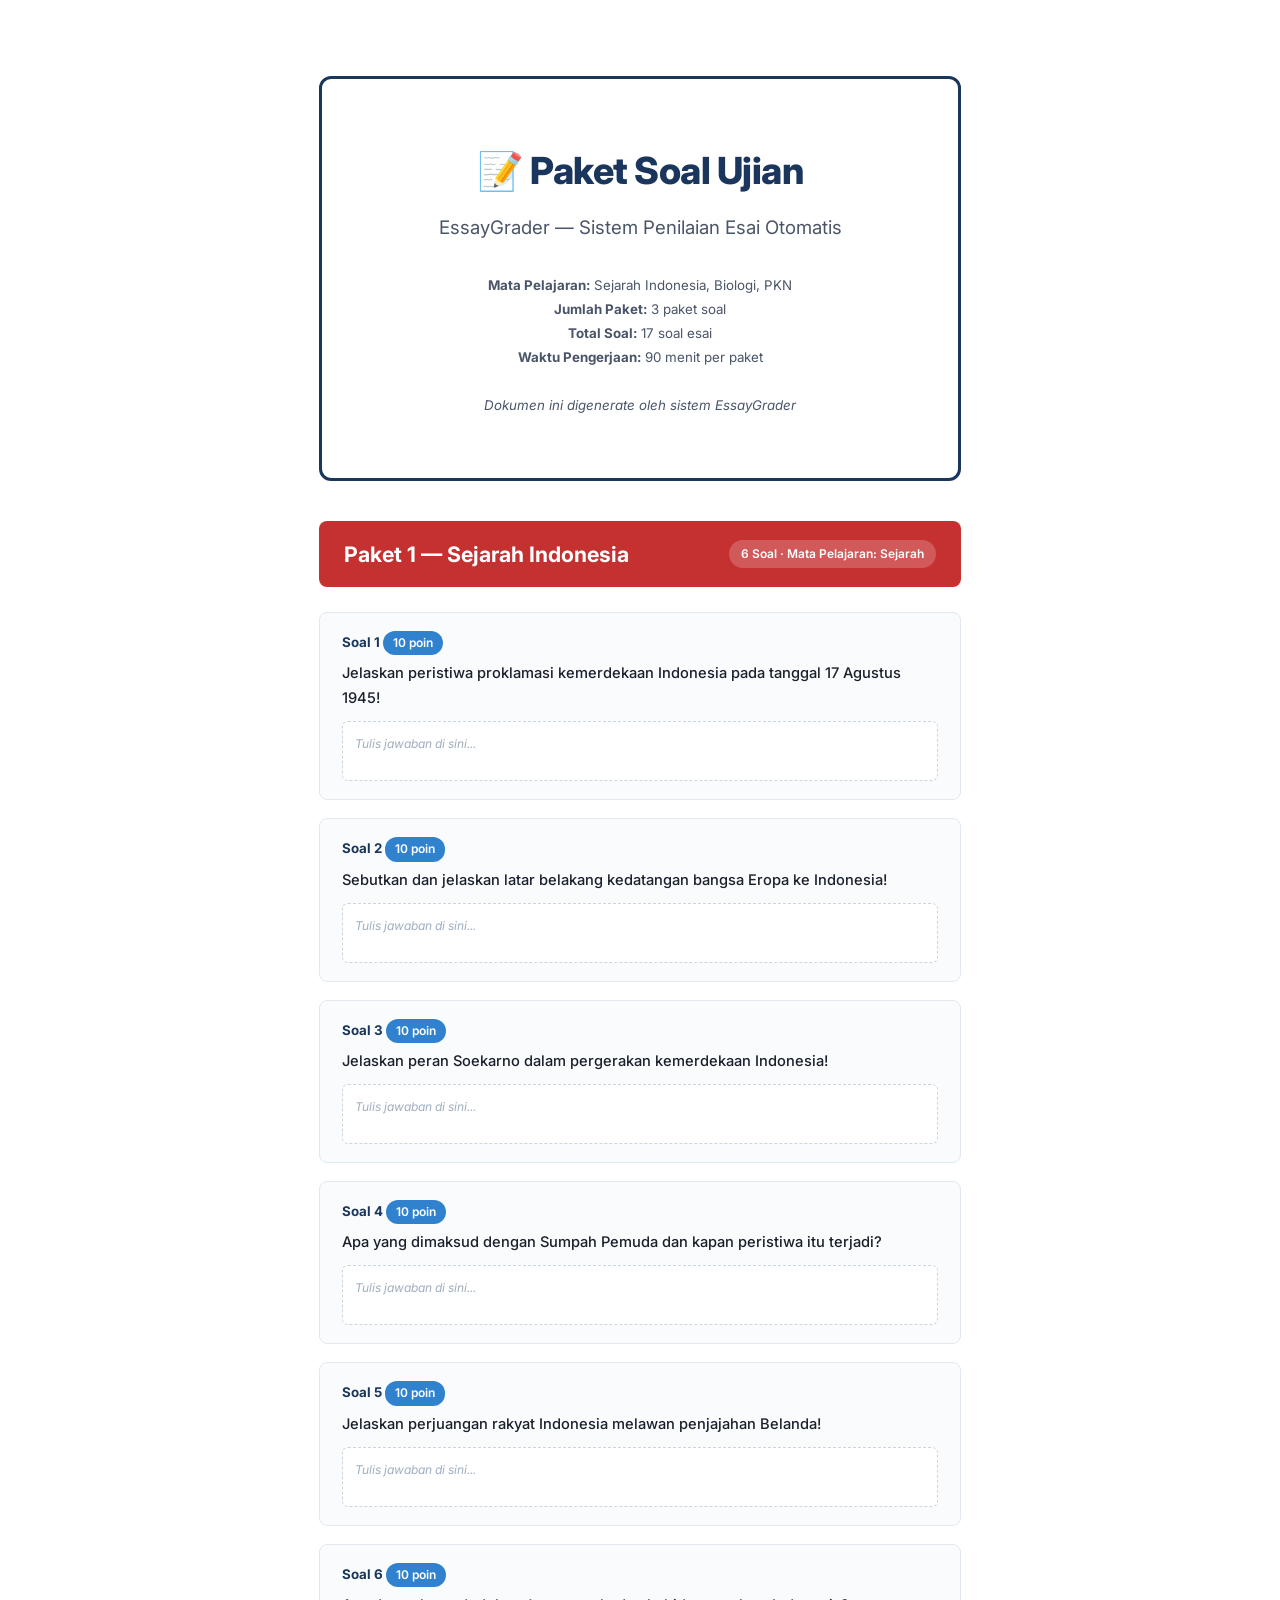
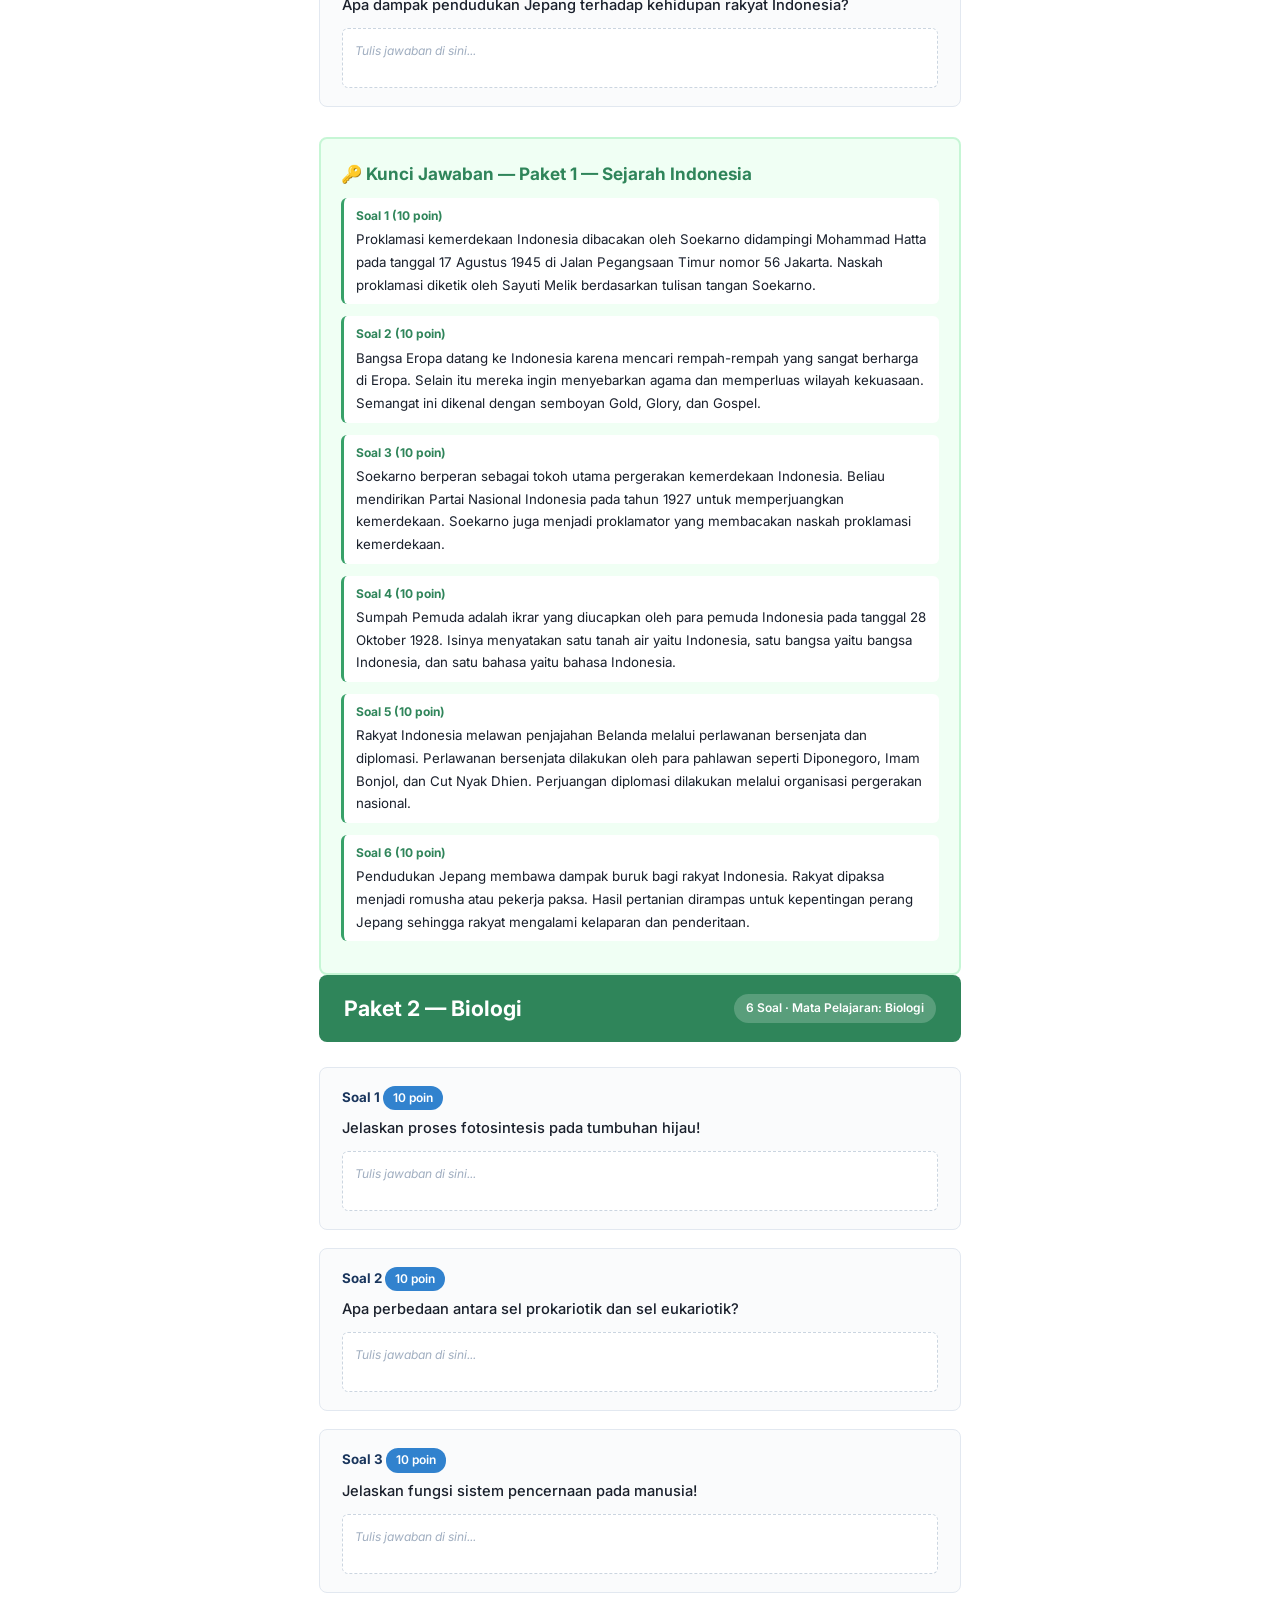
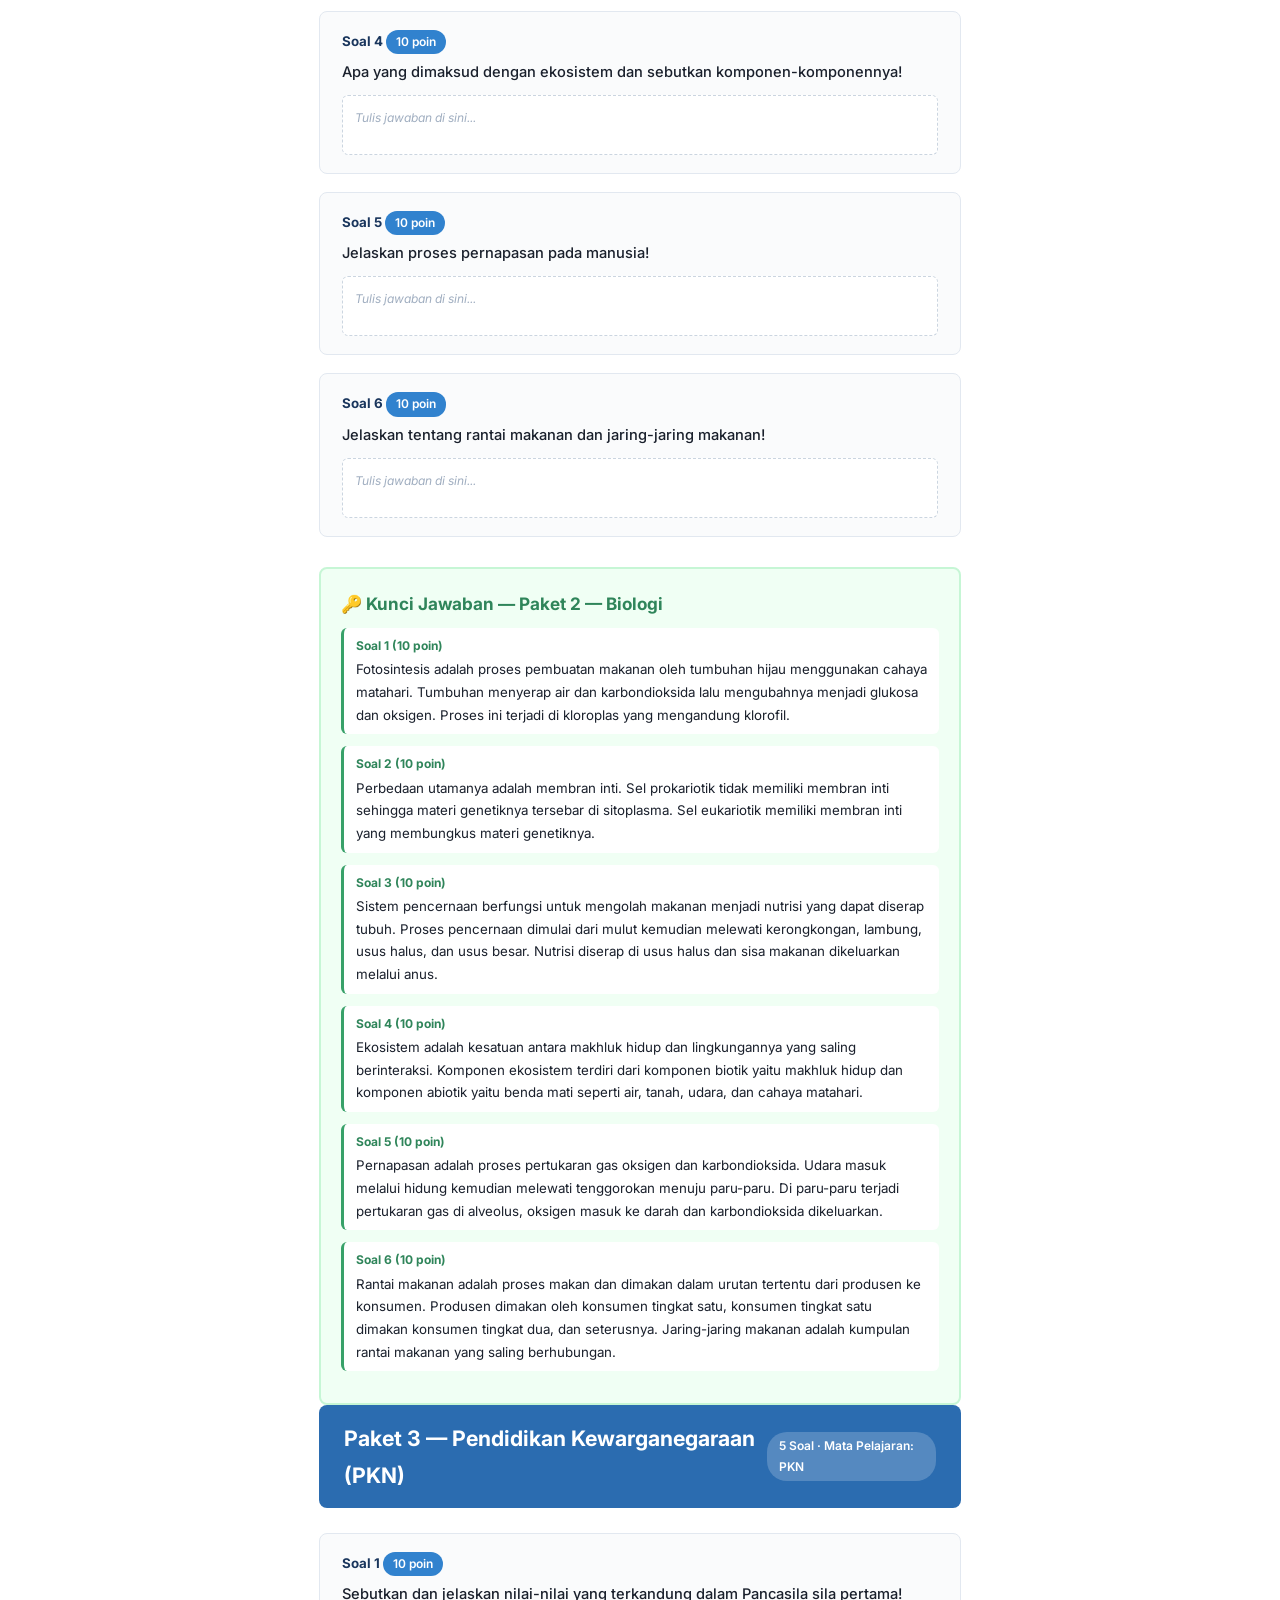
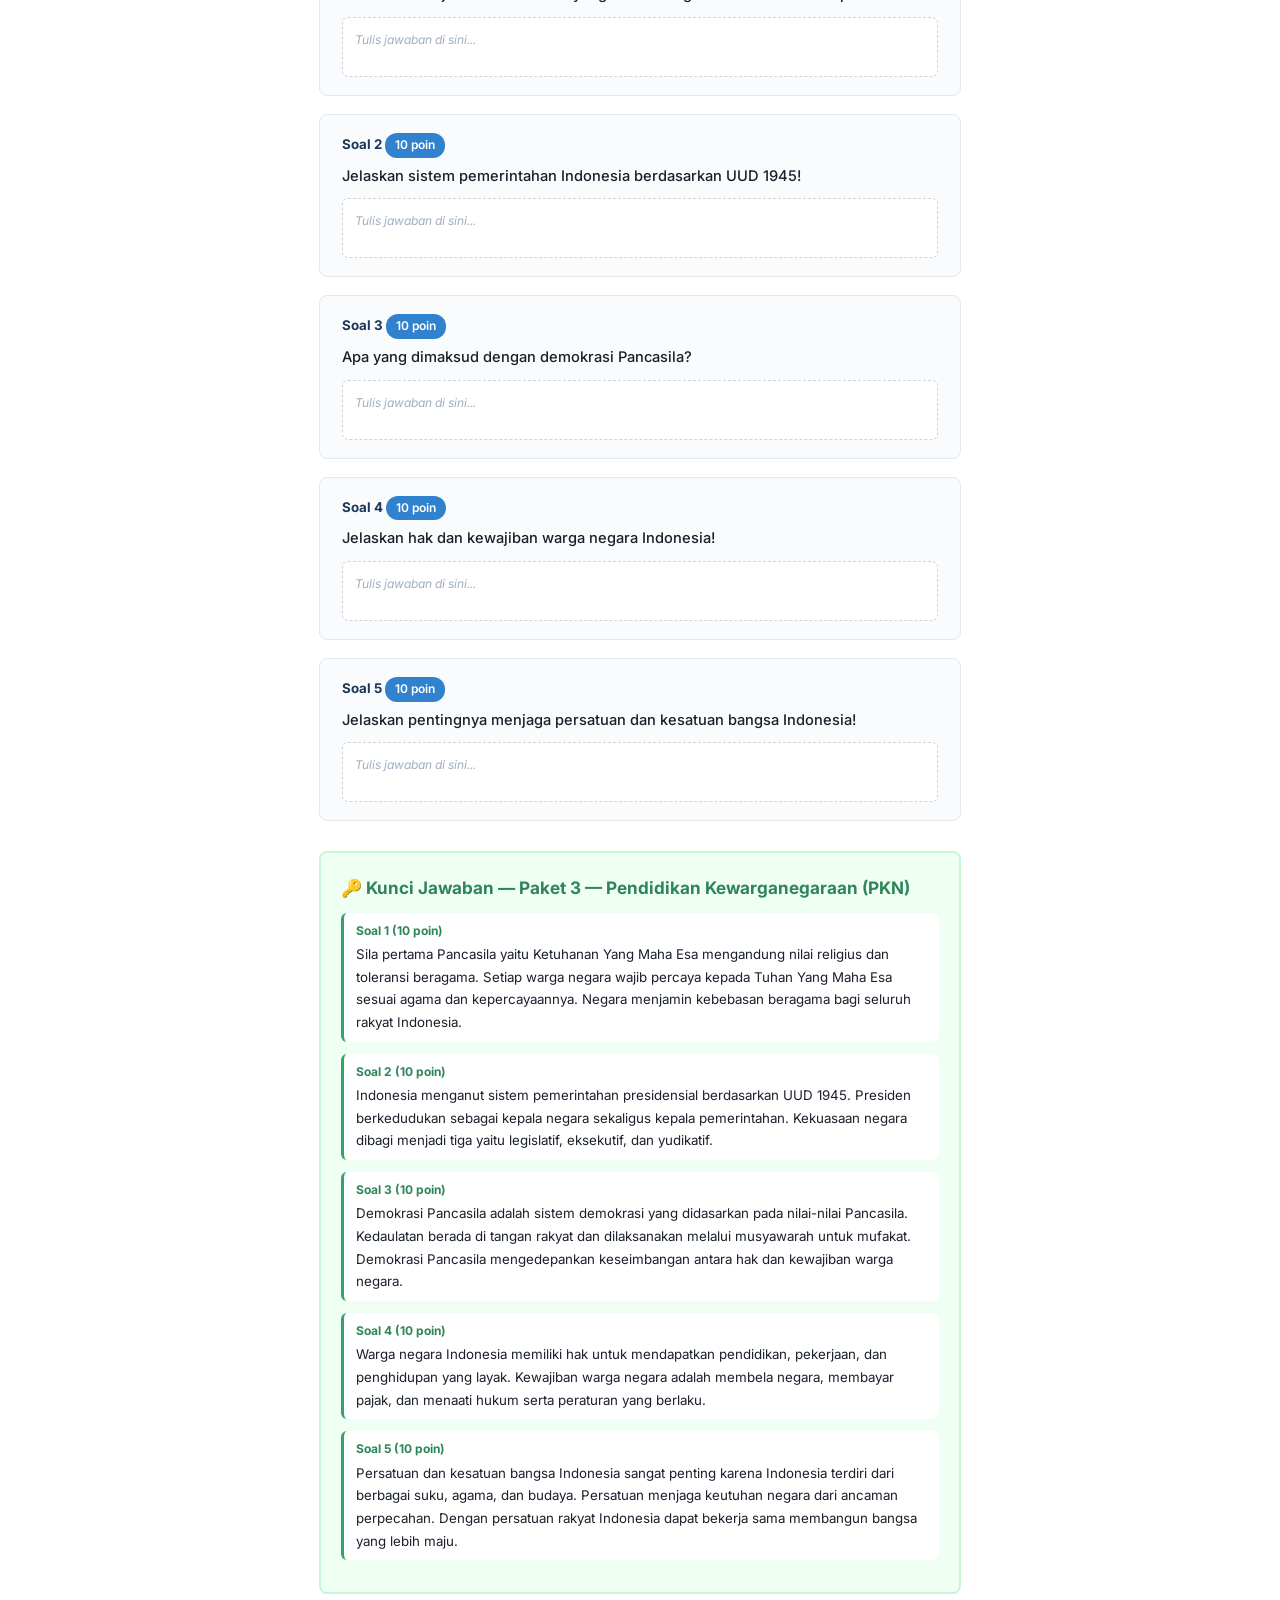
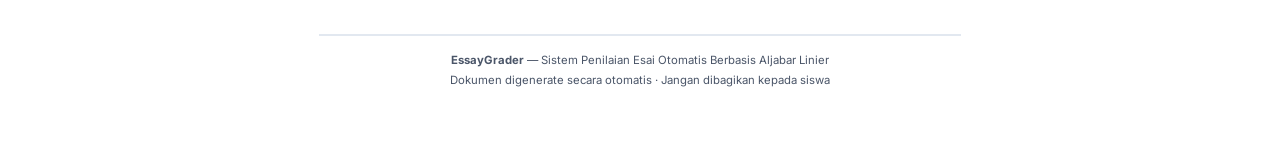
<file: paket_soal.html>
<!DOCTYPE html>
<html lang="id">
<head>
    <meta charset="UTF-8">
    <meta name="viewport" content="width=device-width, initial-scale=1.0">
    <title>Paket Soal Ujian — EssayGrader</title>
    <style>
        @import url('https://fonts.googleapis.com/css2?family=Inter:wght@300;400;500;600;700;800&display=swap');

        :root {
            --primary: #1a365d;
            --primary-light: #2c5282;
            --accent: #3182ce;
            --accent-light: #63b3ed;
            --bg: #ffffff;
            --text: #1a202c;
            --text-secondary: #4a5568;
            --border: #e2e8f0;
            --sejarah: #c53030;
            --biologi: #2f855a;
            --pkn: #2b6cb0;
        }

        * { margin: 0; padding: 0; box-sizing: border-box; }

        body {
            font-family: 'Inter', 'Segoe UI', sans-serif;
            font-size: 11pt;
            line-height: 1.7;
            color: var(--text);
            background: var(--bg);
            max-width: 210mm;
            margin: 0 auto;
            padding: 20mm;
        }

        @media print {
            body { padding: 0; max-width: none; }
            @page { size: A4; margin: 20mm; }
            .page-break { page-break-before: always; }
            h1, h2, h3 { page-break-after: avoid; }
        }

        .cover {
            text-align: center;
            padding: 60px 20px;
            border: 3px solid var(--primary);
            border-radius: 12px;
            margin-bottom: 40px;
        }

        .cover h1 {
            font-size: 28pt;
            font-weight: 800;
            color: var(--primary);
            margin-bottom: 10px;
            letter-spacing: -0.5px;
        }

        .cover .subtitle {
            font-size: 14pt;
            color: var(--text-secondary);
            margin-bottom: 30px;
        }

        .cover .info {
            font-size: 10pt;
            color: var(--text-secondary);
            line-height: 1.8;
        }

        .paket-header {
            background: var(--primary);
            color: white;
            padding: 15px 25px;
            border-radius: 8px;
            margin-bottom: 25px;
            display: flex;
            justify-content: space-between;
            align-items: center;
        }

        .paket-header h2 {
            font-size: 16pt;
            font-weight: 700;
        }

        .paket-header .badge {
            background: rgba(255,255,255,0.2);
            padding: 4px 12px;
            border-radius: 20px;
            font-size: 9pt;
            font-weight: 600;
        }

        .paket-sejarah .paket-header { background: var(--sejarah); }
        .paket-biologi .paket-header { background: var(--biologi); }
        .paket-pkn .paket-header { background: var(--pkn); }

        .question-card {
            border: 1px solid var(--border);
            border-radius: 8px;
            padding: 18px 22px;
            margin-bottom: 18px;
            background: #fafbfc;
        }

        .question-number {
            font-weight: 700;
            color: var(--primary);
            font-size: 10pt;
            margin-bottom: 6px;
        }

        .question-text {
            font-size: 11pt;
            font-weight: 500;
            margin-bottom: 10px;
        }

        .points-badge {
            display: inline-block;
            background: var(--accent);
            color: white;
            padding: 2px 10px;
            border-radius: 12px;
            font-size: 9pt;
            font-weight: 600;
        }

        .answer-space {
            border: 1px dashed #cbd5e0;
            border-radius: 6px;
            padding: 12px;
            margin-top: 10px;
            min-height: 60px;
            background: white;
        }

        .answer-space p {
            font-size: 9pt;
            color: #a0aec0;
            font-style: italic;
        }

        .footer {
            text-align: center;
            margin-top: 40px;
            padding-top: 15px;
            border-top: 2px solid var(--border);
            font-size: 8.5pt;
            color: var(--text-secondary);
        }

        .kunci-section {
            margin-top: 30px;
            padding: 20px;
            background: #f0fff4;
            border: 2px solid #c6f6d5;
            border-radius: 8px;
        }

        .kunci-section h3 {
            color: #2f855a;
            margin-bottom: 10px;
        }

        .kunci-item {
            margin-bottom: 12px;
            padding: 8px 12px;
            background: white;
            border-radius: 6px;
            border-left: 3px solid #38a169;
        }

        .kunci-item .kunci-label {
            font-weight: 700;
            font-size: 9pt;
            color: #2f855a;
        }

        .kunci-item .kunci-text {
            font-size: 10pt;
            color: var(--text);
            margin-top: 2px;
        }
    </style>
</head>
<body>

    <div class="cover">
        <h1>📝 Paket Soal Ujian</h1>
        <div class="subtitle">EssayGrader — Sistem Penilaian Esai Otomatis</div>
        <div class="info">
            <strong>Mata Pelajaran:</strong> Sejarah Indonesia, Biologi, PKN<br>
            <strong>Jumlah Paket:</strong> 3 paket soal<br>
            <strong>Total Soal:</strong> 17 soal esai<br>
            <strong>Waktu Pengerjaan:</strong> 90 menit per paket<br>
            <br>
            <em>Dokumen ini digenerate oleh sistem EssayGrader</em>
        </div>
    </div>

    <div class="page-break"></div>
    <div class="paket-sejarah">
        <div class="paket-header">
            <h2>Paket 1 — Sejarah Indonesia</h2>
            <span class="badge">6 Soal · Mata Pelajaran: Sejarah</span>
        </div>

        <div class="question-card">
            <div class="question-number">Soal 1 <span class="points-badge">10 poin</span></div>
            <div class="question-text">Jelaskan peristiwa proklamasi kemerdekaan Indonesia pada tanggal 17 Agustus 1945!</div>
            <div class="answer-space">
                <p>Tulis jawaban di sini...</p>
            </div>
        </div>

        <div class="question-card">
            <div class="question-number">Soal 2 <span class="points-badge">10 poin</span></div>
            <div class="question-text">Sebutkan dan jelaskan latar belakang kedatangan bangsa Eropa ke Indonesia!</div>
            <div class="answer-space">
                <p>Tulis jawaban di sini...</p>
            </div>
        </div>

        <div class="question-card">
            <div class="question-number">Soal 3 <span class="points-badge">10 poin</span></div>
            <div class="question-text">Jelaskan peran Soekarno dalam pergerakan kemerdekaan Indonesia!</div>
            <div class="answer-space">
                <p>Tulis jawaban di sini...</p>
            </div>
        </div>

        <div class="question-card">
            <div class="question-number">Soal 4 <span class="points-badge">10 poin</span></div>
            <div class="question-text">Apa yang dimaksud dengan Sumpah Pemuda dan kapan peristiwa itu terjadi?</div>
            <div class="answer-space">
                <p>Tulis jawaban di sini...</p>
            </div>
        </div>

        <div class="question-card">
            <div class="question-number">Soal 5 <span class="points-badge">10 poin</span></div>
            <div class="question-text">Jelaskan perjuangan rakyat Indonesia melawan penjajahan Belanda!</div>
            <div class="answer-space">
                <p>Tulis jawaban di sini...</p>
            </div>
        </div>

        <div class="question-card">
            <div class="question-number">Soal 6 <span class="points-badge">10 poin</span></div>
            <div class="question-text">Apa dampak pendudukan Jepang terhadap kehidupan rakyat Indonesia?</div>
            <div class="answer-space">
                <p>Tulis jawaban di sini...</p>
            </div>
        </div>

        <div class="kunci-section">
            <h3>🔑 Kunci Jawaban — Paket 1 — Sejarah Indonesia</h3>

            <div class="kunci-item">
                <div class="kunci-label">Soal 1 (10 poin)</div>
                <div class="kunci-text">Proklamasi kemerdekaan Indonesia dibacakan oleh Soekarno didampingi Mohammad Hatta pada tanggal 17 Agustus 1945 di Jalan Pegangsaan Timur nomor 56 Jakarta. Naskah proklamasi diketik oleh Sayuti Melik berdasarkan tulisan tangan Soekarno.</div>
            </div>

            <div class="kunci-item">
                <div class="kunci-label">Soal 2 (10 poin)</div>
                <div class="kunci-text">Bangsa Eropa datang ke Indonesia karena mencari rempah-rempah yang sangat berharga di Eropa. Selain itu mereka ingin menyebarkan agama dan memperluas wilayah kekuasaan. Semangat ini dikenal dengan semboyan Gold, Glory, dan Gospel.</div>
            </div>

            <div class="kunci-item">
                <div class="kunci-label">Soal 3 (10 poin)</div>
                <div class="kunci-text">Soekarno berperan sebagai tokoh utama pergerakan kemerdekaan Indonesia. Beliau mendirikan Partai Nasional Indonesia pada tahun 1927 untuk memperjuangkan kemerdekaan. Soekarno juga menjadi proklamator yang membacakan naskah proklamasi kemerdekaan.</div>
            </div>

            <div class="kunci-item">
                <div class="kunci-label">Soal 4 (10 poin)</div>
                <div class="kunci-text">Sumpah Pemuda adalah ikrar yang diucapkan oleh para pemuda Indonesia pada tanggal 28 Oktober 1928. Isinya menyatakan satu tanah air yaitu Indonesia, satu bangsa yaitu bangsa Indonesia, dan satu bahasa yaitu bahasa Indonesia.</div>
            </div>

            <div class="kunci-item">
                <div class="kunci-label">Soal 5 (10 poin)</div>
                <div class="kunci-text">Rakyat Indonesia melawan penjajahan Belanda melalui perlawanan bersenjata dan diplomasi. Perlawanan bersenjata dilakukan oleh para pahlawan seperti Diponegoro, Imam Bonjol, dan Cut Nyak Dhien. Perjuangan diplomasi dilakukan melalui organisasi pergerakan nasional.</div>
            </div>

            <div class="kunci-item">
                <div class="kunci-label">Soal 6 (10 poin)</div>
                <div class="kunci-text">Pendudukan Jepang membawa dampak buruk bagi rakyat Indonesia. Rakyat dipaksa menjadi romusha atau pekerja paksa. Hasil pertanian dirampas untuk kepentingan perang Jepang sehingga rakyat mengalami kelaparan dan penderitaan.</div>
            </div>
        </div>
    </div>

    <div class="page-break"></div>
    <div class="paket-biologi">
        <div class="paket-header">
            <h2>Paket 2 — Biologi</h2>
            <span class="badge">6 Soal · Mata Pelajaran: Biologi</span>
        </div>

        <div class="question-card">
            <div class="question-number">Soal 1 <span class="points-badge">10 poin</span></div>
            <div class="question-text">Jelaskan proses fotosintesis pada tumbuhan hijau!</div>
            <div class="answer-space">
                <p>Tulis jawaban di sini...</p>
            </div>
        </div>

        <div class="question-card">
            <div class="question-number">Soal 2 <span class="points-badge">10 poin</span></div>
            <div class="question-text">Apa perbedaan antara sel prokariotik dan sel eukariotik?</div>
            <div class="answer-space">
                <p>Tulis jawaban di sini...</p>
            </div>
        </div>

        <div class="question-card">
            <div class="question-number">Soal 3 <span class="points-badge">10 poin</span></div>
            <div class="question-text">Jelaskan fungsi sistem pencernaan pada manusia!</div>
            <div class="answer-space">
                <p>Tulis jawaban di sini...</p>
            </div>
        </div>

        <div class="question-card">
            <div class="question-number">Soal 4 <span class="points-badge">10 poin</span></div>
            <div class="question-text">Apa yang dimaksud dengan ekosistem dan sebutkan komponen-komponennya!</div>
            <div class="answer-space">
                <p>Tulis jawaban di sini...</p>
            </div>
        </div>

        <div class="question-card">
            <div class="question-number">Soal 5 <span class="points-badge">10 poin</span></div>
            <div class="question-text">Jelaskan proses pernapasan pada manusia!</div>
            <div class="answer-space">
                <p>Tulis jawaban di sini...</p>
            </div>
        </div>

        <div class="question-card">
            <div class="question-number">Soal 6 <span class="points-badge">10 poin</span></div>
            <div class="question-text">Jelaskan tentang rantai makanan dan jaring-jaring makanan!</div>
            <div class="answer-space">
                <p>Tulis jawaban di sini...</p>
            </div>
        </div>

        <div class="kunci-section">
            <h3>🔑 Kunci Jawaban — Paket 2 — Biologi</h3>

            <div class="kunci-item">
                <div class="kunci-label">Soal 1 (10 poin)</div>
                <div class="kunci-text">Fotosintesis adalah proses pembuatan makanan oleh tumbuhan hijau menggunakan cahaya matahari. Tumbuhan menyerap air dan karbondioksida lalu mengubahnya menjadi glukosa dan oksigen. Proses ini terjadi di kloroplas yang mengandung klorofil.</div>
            </div>

            <div class="kunci-item">
                <div class="kunci-label">Soal 2 (10 poin)</div>
                <div class="kunci-text">Perbedaan utamanya adalah membran inti. Sel prokariotik tidak memiliki membran inti sehingga materi genetiknya tersebar di sitoplasma. Sel eukariotik memiliki membran inti yang membungkus materi genetiknya.</div>
            </div>

            <div class="kunci-item">
                <div class="kunci-label">Soal 3 (10 poin)</div>
                <div class="kunci-text">Sistem pencernaan berfungsi untuk mengolah makanan menjadi nutrisi yang dapat diserap tubuh. Proses pencernaan dimulai dari mulut kemudian melewati kerongkongan, lambung, usus halus, dan usus besar. Nutrisi diserap di usus halus dan sisa makanan dikeluarkan melalui anus.</div>
            </div>

            <div class="kunci-item">
                <div class="kunci-label">Soal 4 (10 poin)</div>
                <div class="kunci-text">Ekosistem adalah kesatuan antara makhluk hidup dan lingkungannya yang saling berinteraksi. Komponen ekosistem terdiri dari komponen biotik yaitu makhluk hidup dan komponen abiotik yaitu benda mati seperti air, tanah, udara, dan cahaya matahari.</div>
            </div>

            <div class="kunci-item">
                <div class="kunci-label">Soal 5 (10 poin)</div>
                <div class="kunci-text">Pernapasan adalah proses pertukaran gas oksigen dan karbondioksida. Udara masuk melalui hidung kemudian melewati tenggorokan menuju paru-paru. Di paru-paru terjadi pertukaran gas di alveolus, oksigen masuk ke darah dan karbondioksida dikeluarkan.</div>
            </div>

            <div class="kunci-item">
                <div class="kunci-label">Soal 6 (10 poin)</div>
                <div class="kunci-text">Rantai makanan adalah proses makan dan dimakan dalam urutan tertentu dari produsen ke konsumen. Produsen dimakan oleh konsumen tingkat satu, konsumen tingkat satu dimakan konsumen tingkat dua, dan seterusnya. Jaring-jaring makanan adalah kumpulan rantai makanan yang saling berhubungan.</div>
            </div>
        </div>
    </div>

    <div class="page-break"></div>
    <div class="paket-pkn">
        <div class="paket-header">
            <h2>Paket 3 — Pendidikan Kewarganegaraan (PKN)</h2>
            <span class="badge">5 Soal · Mata Pelajaran: PKN</span>
        </div>

        <div class="question-card">
            <div class="question-number">Soal 1 <span class="points-badge">10 poin</span></div>
            <div class="question-text">Sebutkan dan jelaskan nilai-nilai yang terkandung dalam Pancasila sila pertama!</div>
            <div class="answer-space">
                <p>Tulis jawaban di sini...</p>
            </div>
        </div>

        <div class="question-card">
            <div class="question-number">Soal 2 <span class="points-badge">10 poin</span></div>
            <div class="question-text">Jelaskan sistem pemerintahan Indonesia berdasarkan UUD 1945!</div>
            <div class="answer-space">
                <p>Tulis jawaban di sini...</p>
            </div>
        </div>

        <div class="question-card">
            <div class="question-number">Soal 3 <span class="points-badge">10 poin</span></div>
            <div class="question-text">Apa yang dimaksud dengan demokrasi Pancasila?</div>
            <div class="answer-space">
                <p>Tulis jawaban di sini...</p>
            </div>
        </div>

        <div class="question-card">
            <div class="question-number">Soal 4 <span class="points-badge">10 poin</span></div>
            <div class="question-text">Jelaskan hak dan kewajiban warga negara Indonesia!</div>
            <div class="answer-space">
                <p>Tulis jawaban di sini...</p>
            </div>
        </div>

        <div class="question-card">
            <div class="question-number">Soal 5 <span class="points-badge">10 poin</span></div>
            <div class="question-text">Jelaskan pentingnya menjaga persatuan dan kesatuan bangsa Indonesia!</div>
            <div class="answer-space">
                <p>Tulis jawaban di sini...</p>
            </div>
        </div>

        <div class="kunci-section">
            <h3>🔑 Kunci Jawaban — Paket 3 — Pendidikan Kewarganegaraan (PKN)</h3>

            <div class="kunci-item">
                <div class="kunci-label">Soal 1 (10 poin)</div>
                <div class="kunci-text">Sila pertama Pancasila yaitu Ketuhanan Yang Maha Esa mengandung nilai religius dan toleransi beragama. Setiap warga negara wajib percaya kepada Tuhan Yang Maha Esa sesuai agama dan kepercayaannya. Negara menjamin kebebasan beragama bagi seluruh rakyat Indonesia.</div>
            </div>

            <div class="kunci-item">
                <div class="kunci-label">Soal 2 (10 poin)</div>
                <div class="kunci-text">Indonesia menganut sistem pemerintahan presidensial berdasarkan UUD 1945. Presiden berkedudukan sebagai kepala negara sekaligus kepala pemerintahan. Kekuasaan negara dibagi menjadi tiga yaitu legislatif, eksekutif, dan yudikatif.</div>
            </div>

            <div class="kunci-item">
                <div class="kunci-label">Soal 3 (10 poin)</div>
                <div class="kunci-text">Demokrasi Pancasila adalah sistem demokrasi yang didasarkan pada nilai-nilai Pancasila. Kedaulatan berada di tangan rakyat dan dilaksanakan melalui musyawarah untuk mufakat. Demokrasi Pancasila mengedepankan keseimbangan antara hak dan kewajiban warga negara.</div>
            </div>

            <div class="kunci-item">
                <div class="kunci-label">Soal 4 (10 poin)</div>
                <div class="kunci-text">Warga negara Indonesia memiliki hak untuk mendapatkan pendidikan, pekerjaan, dan penghidupan yang layak. Kewajiban warga negara adalah membela negara, membayar pajak, dan menaati hukum serta peraturan yang berlaku.</div>
            </div>

            <div class="kunci-item">
                <div class="kunci-label">Soal 5 (10 poin)</div>
                <div class="kunci-text">Persatuan dan kesatuan bangsa Indonesia sangat penting karena Indonesia terdiri dari berbagai suku, agama, dan budaya. Persatuan menjaga keutuhan negara dari ancaman perpecahan. Dengan persatuan rakyat Indonesia dapat bekerja sama membangun bangsa yang lebih maju.</div>
            </div>
        </div>
    </div>

    <div class="footer">
        <p><strong>EssayGrader</strong> — Sistem Penilaian Esai Otomatis Berbasis Aljabar Linier</p>
        <p>Dokumen digenerate secara otomatis · Jangan dibagikan kepada siswa</p>
    </div>
</body>
</html>
</file>
